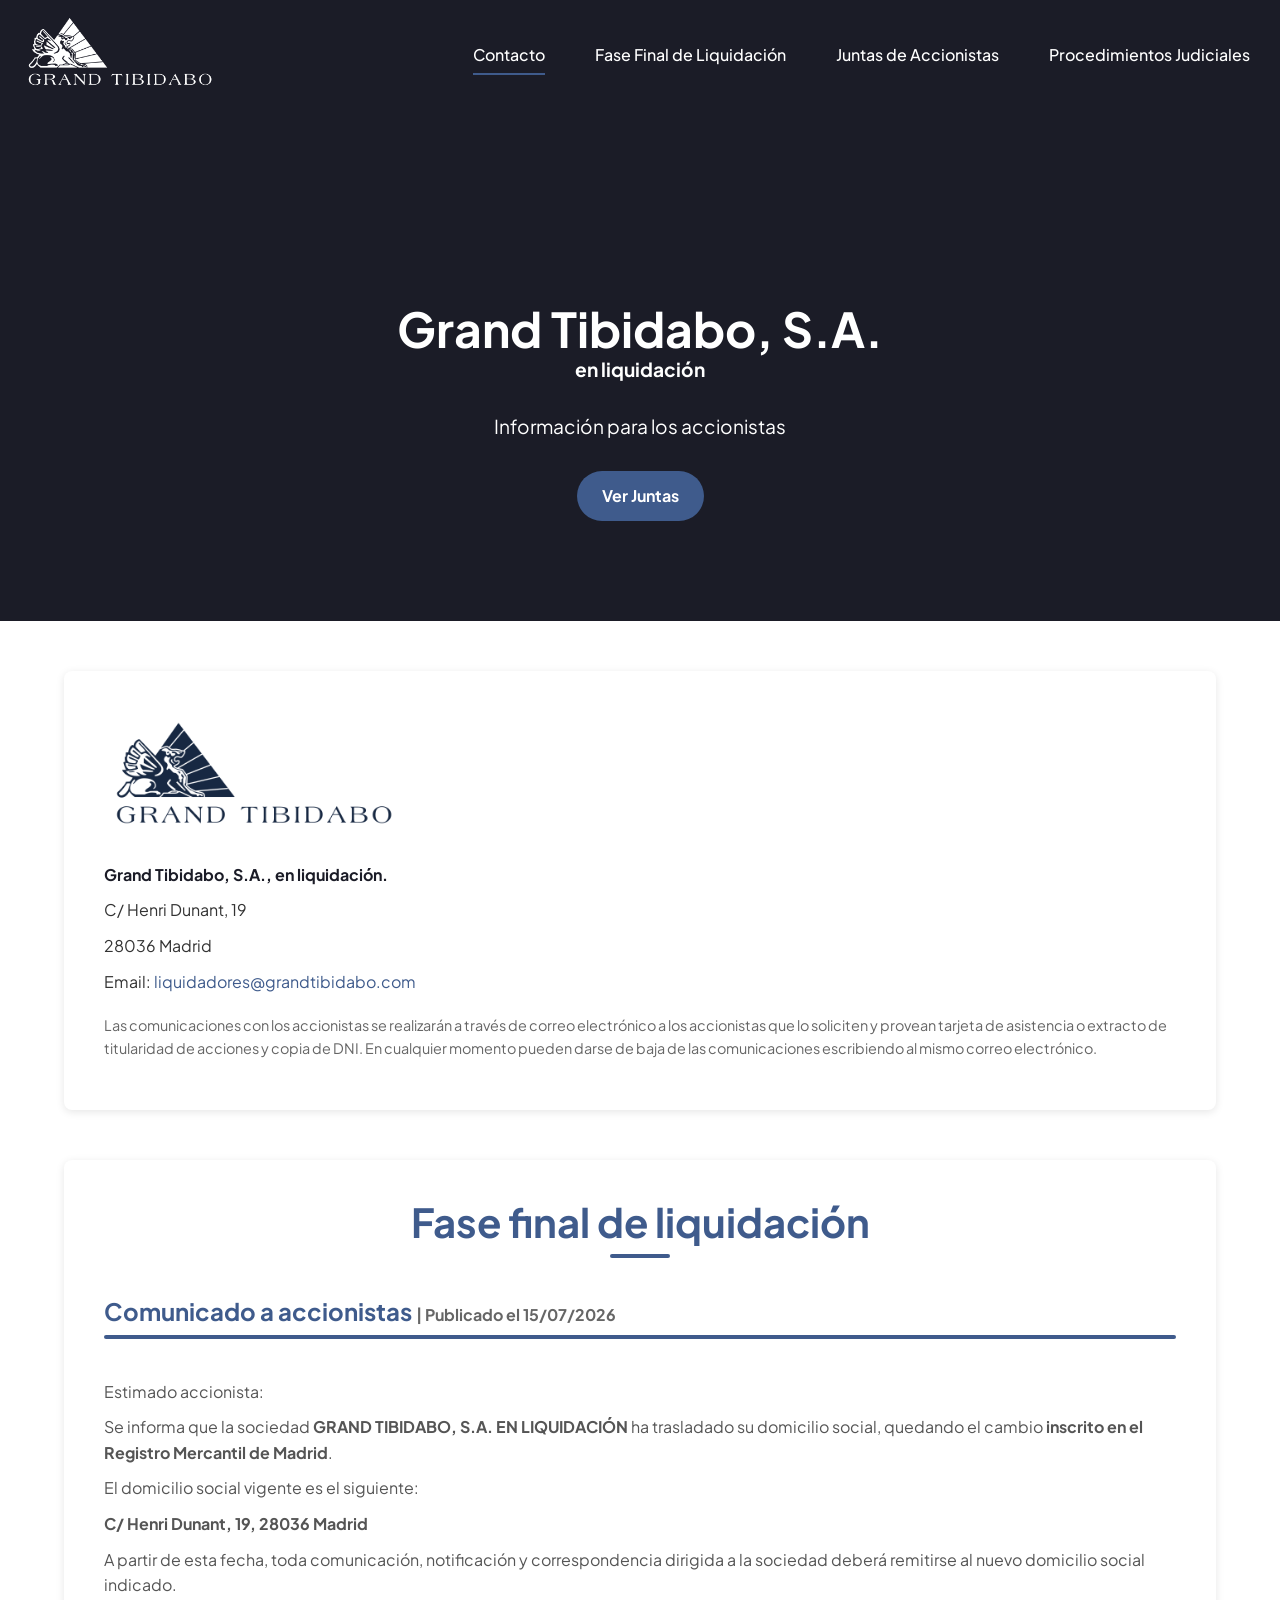
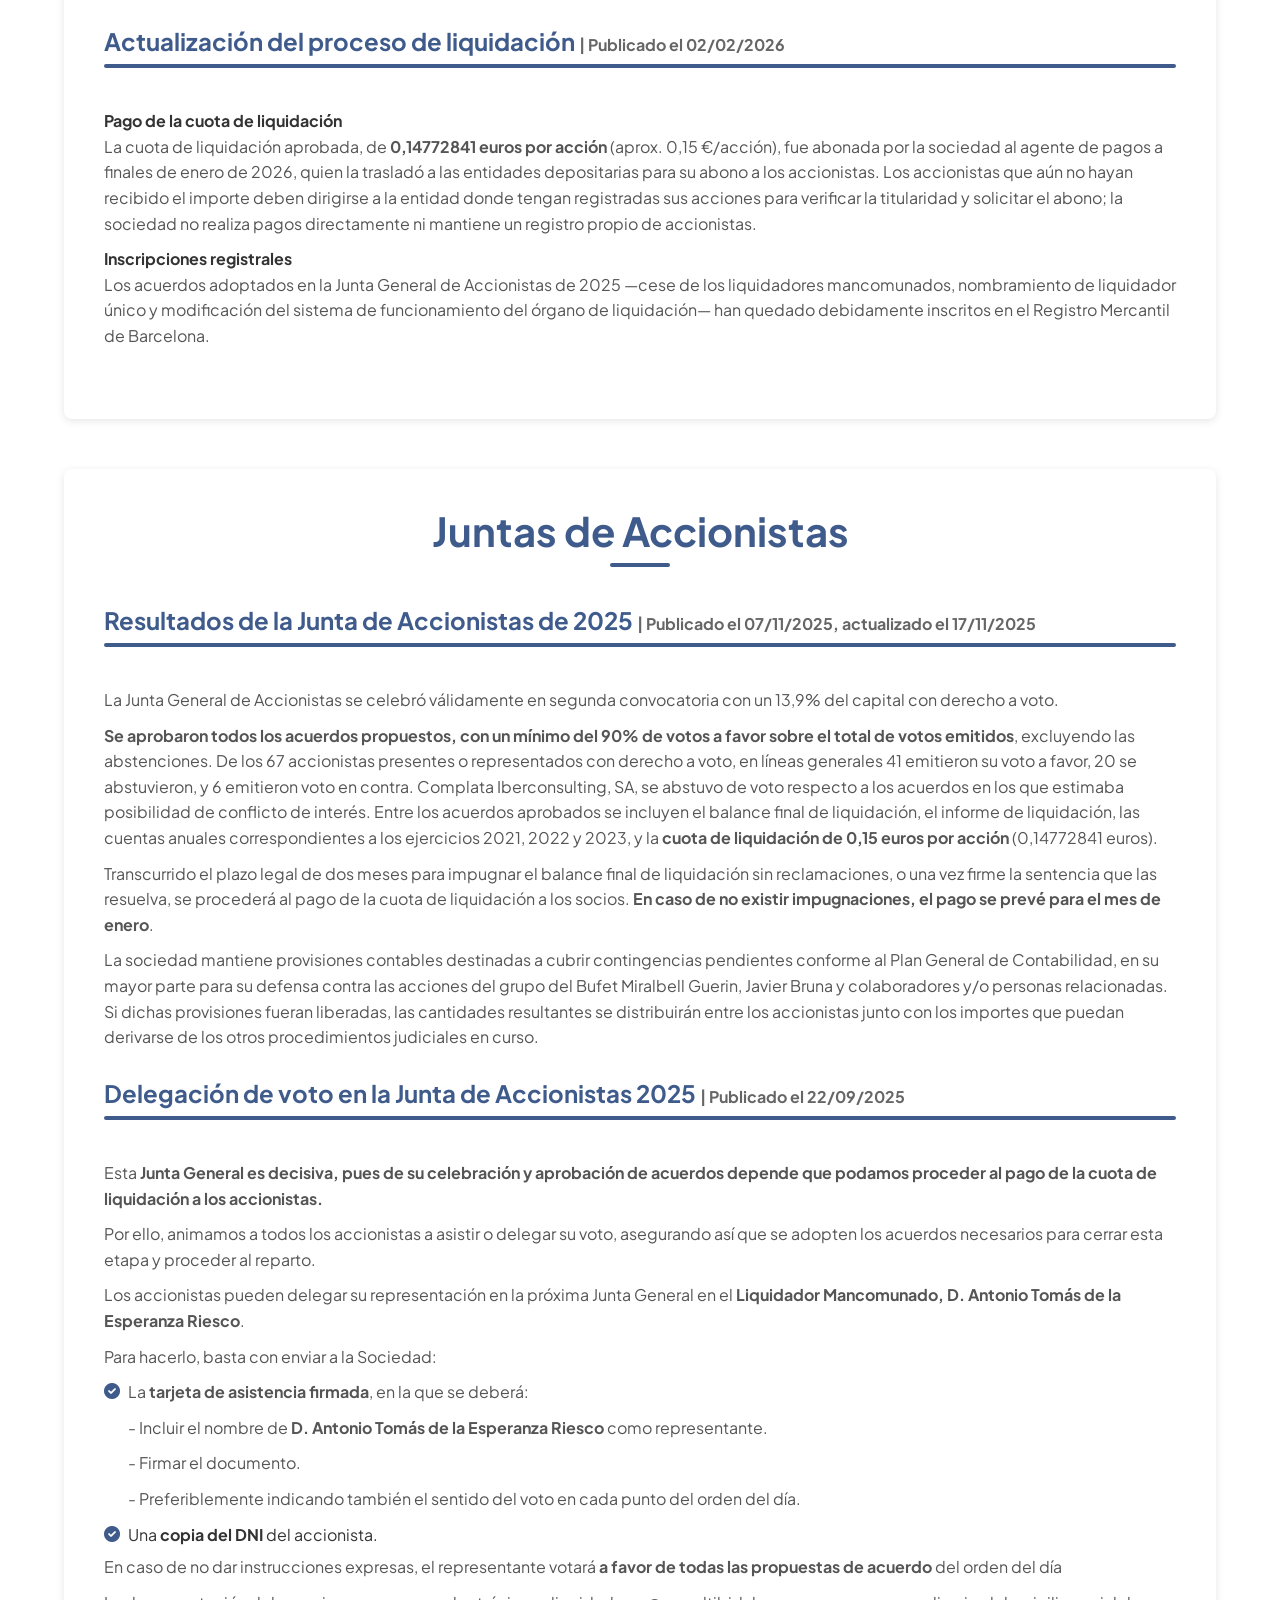
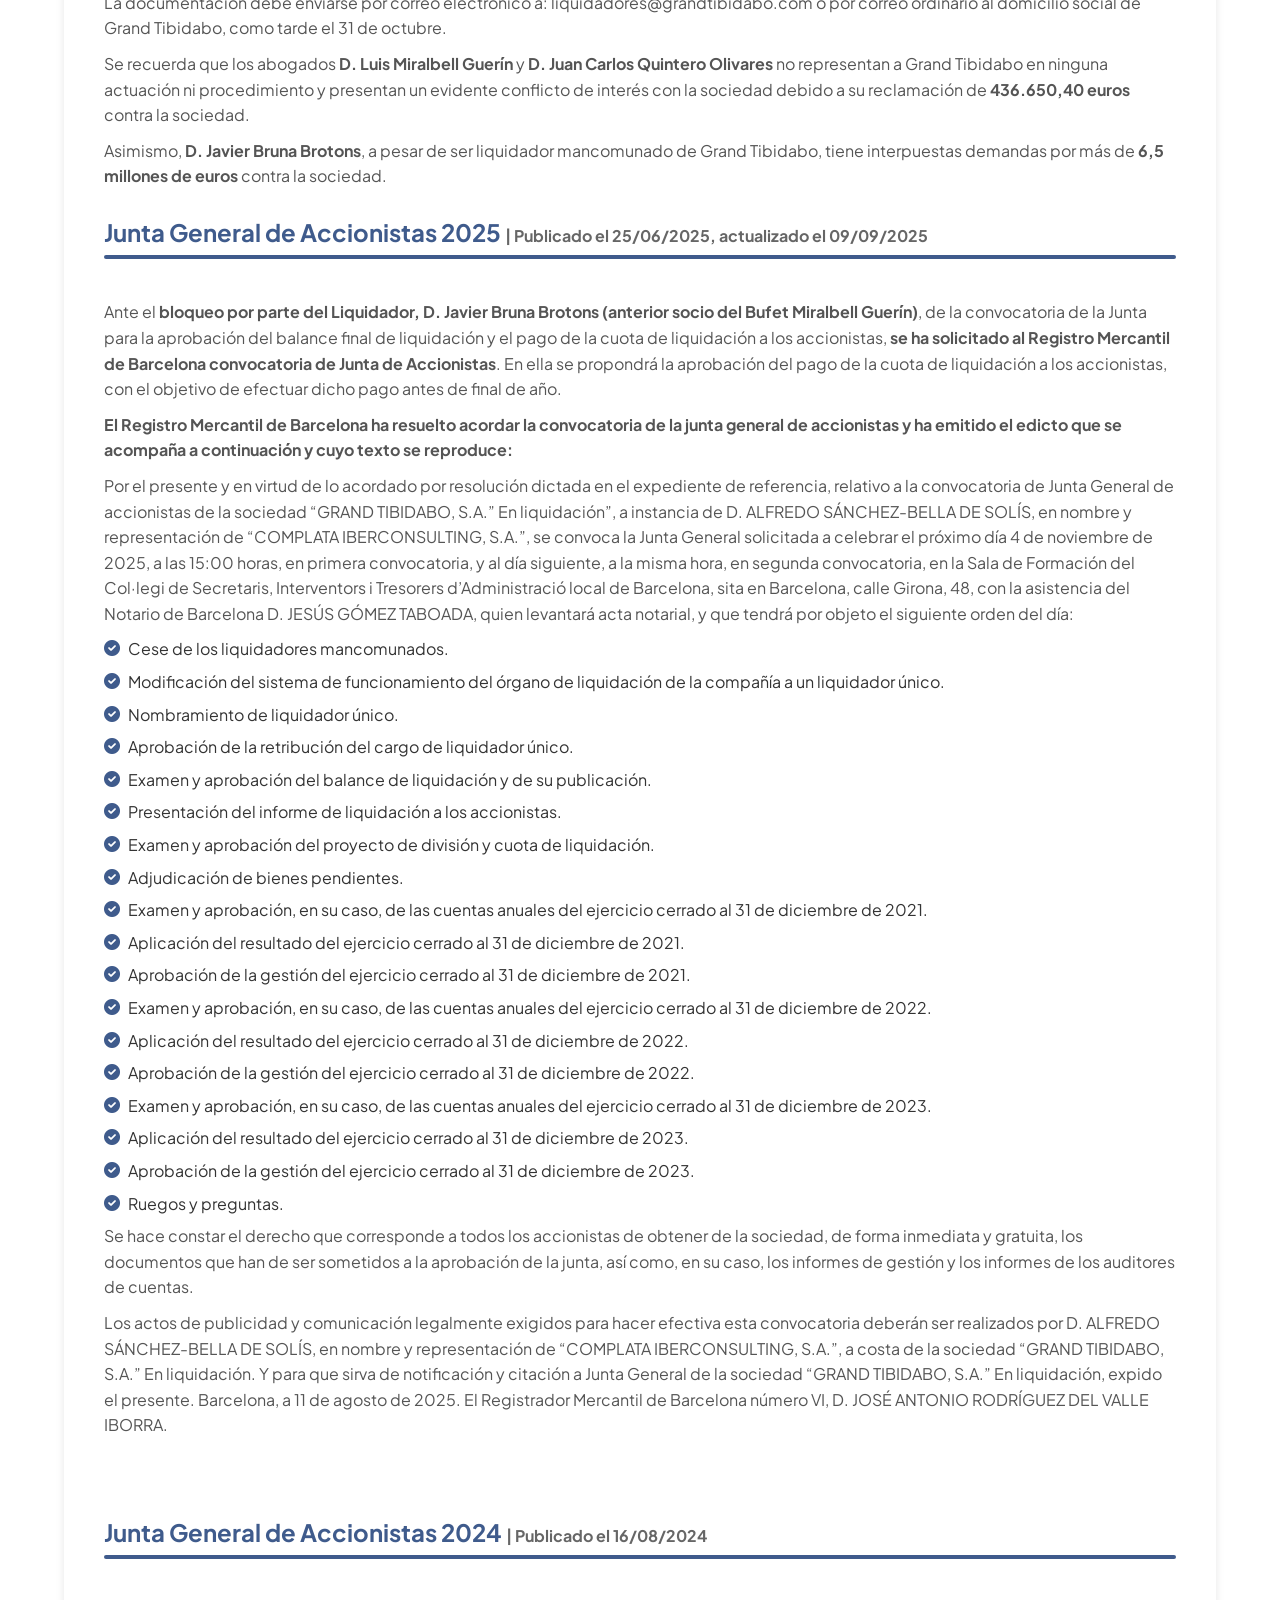
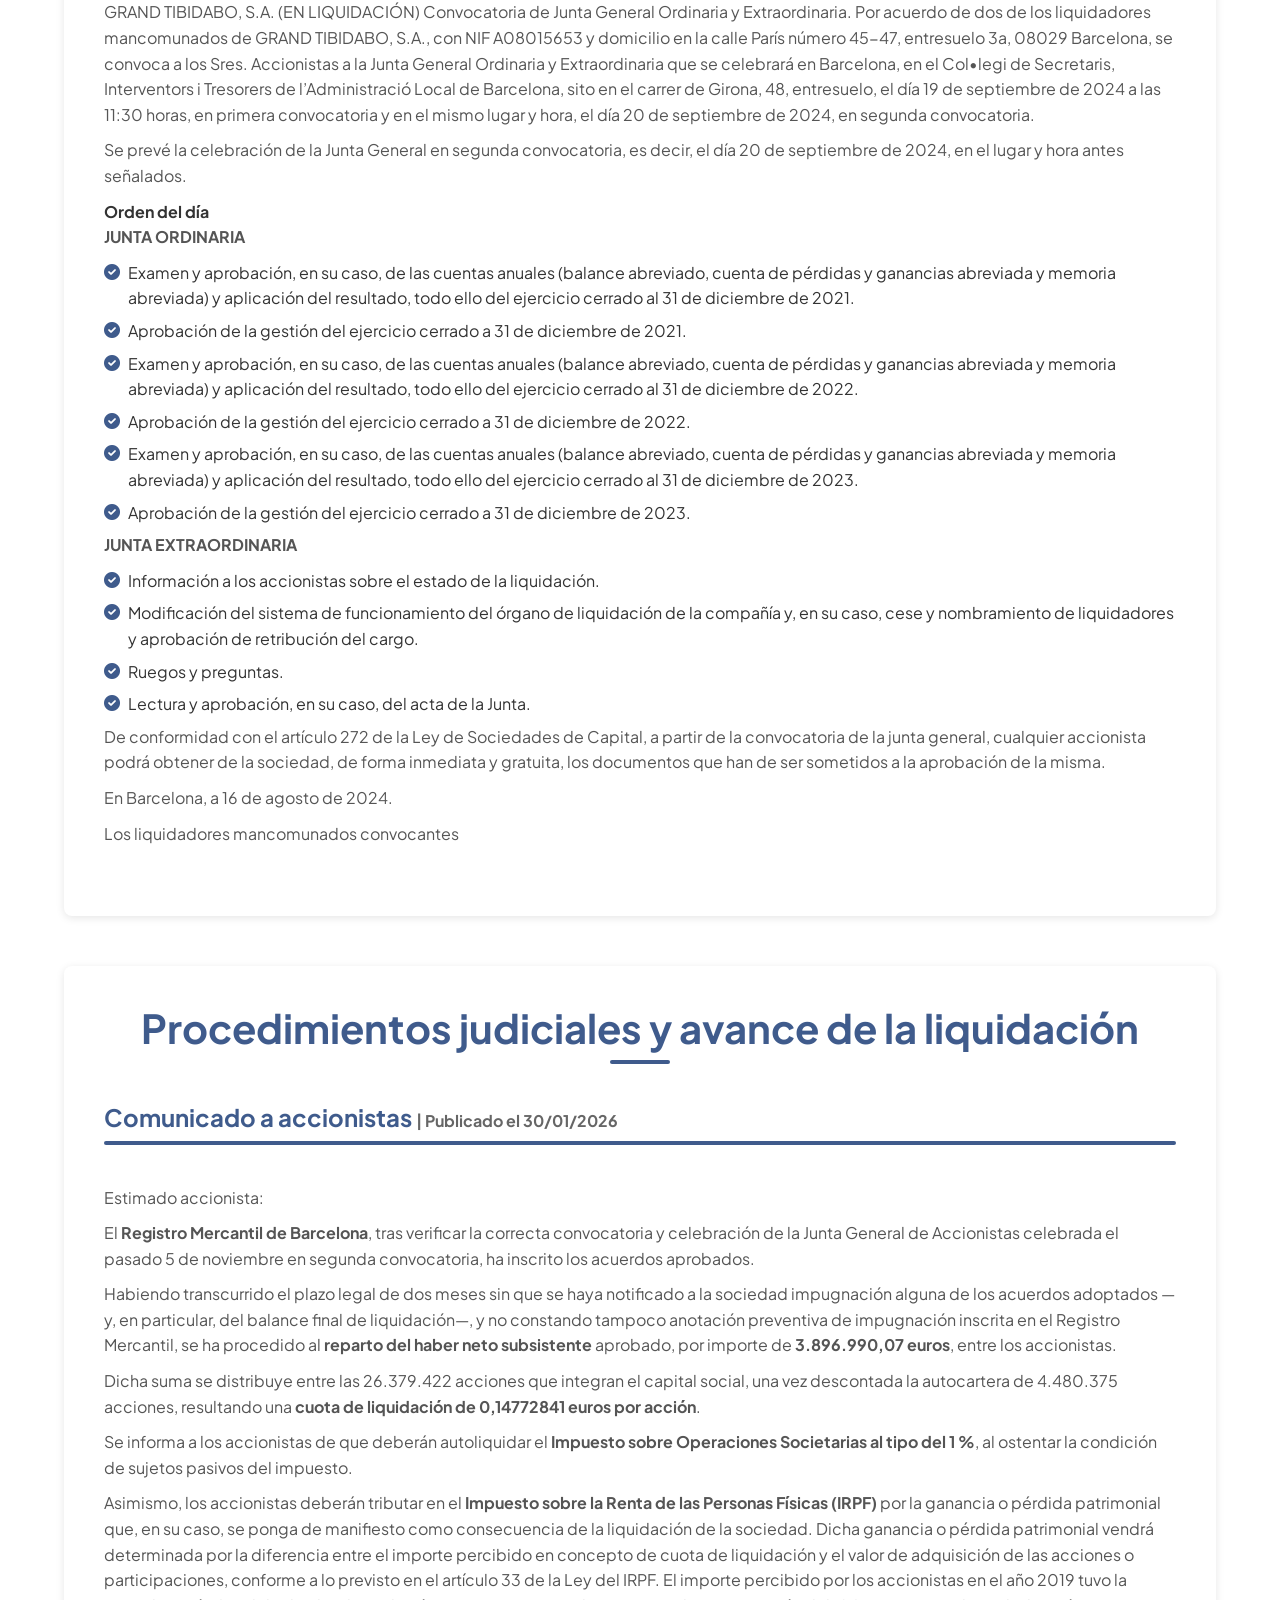
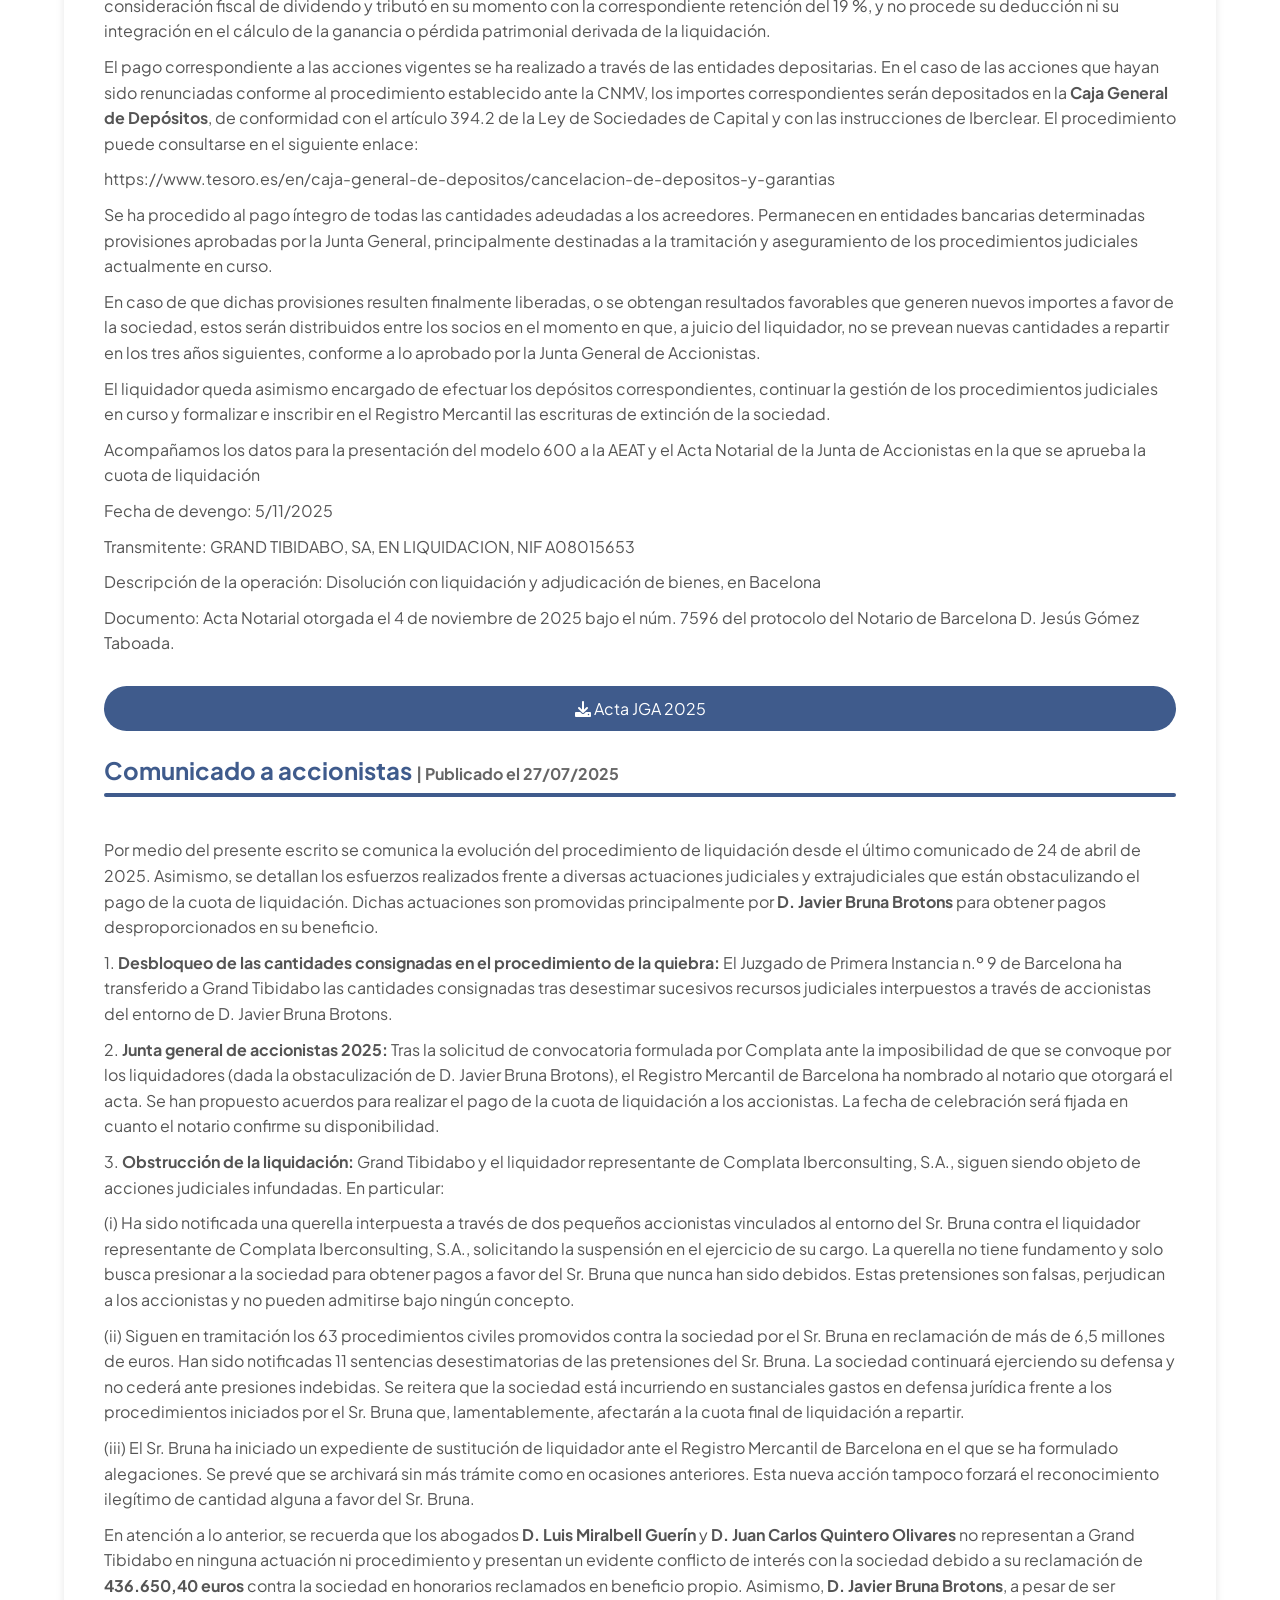
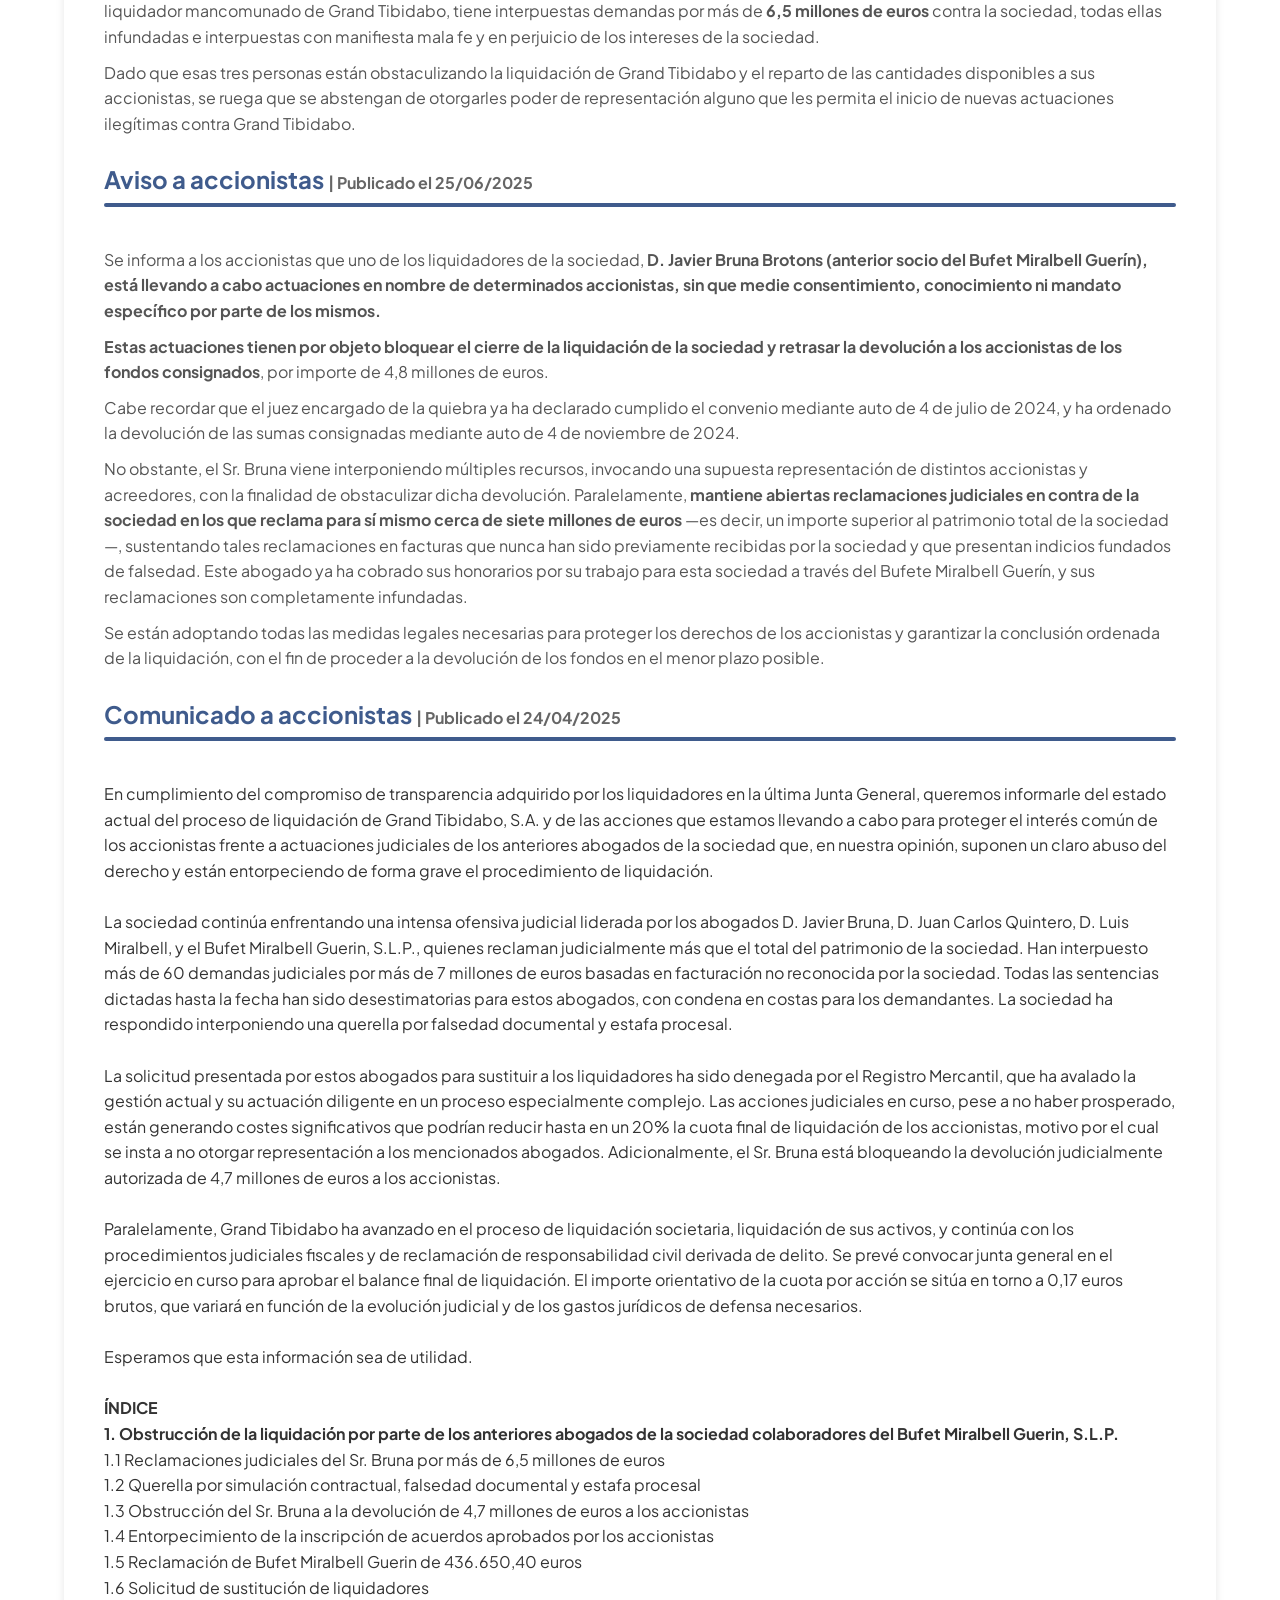
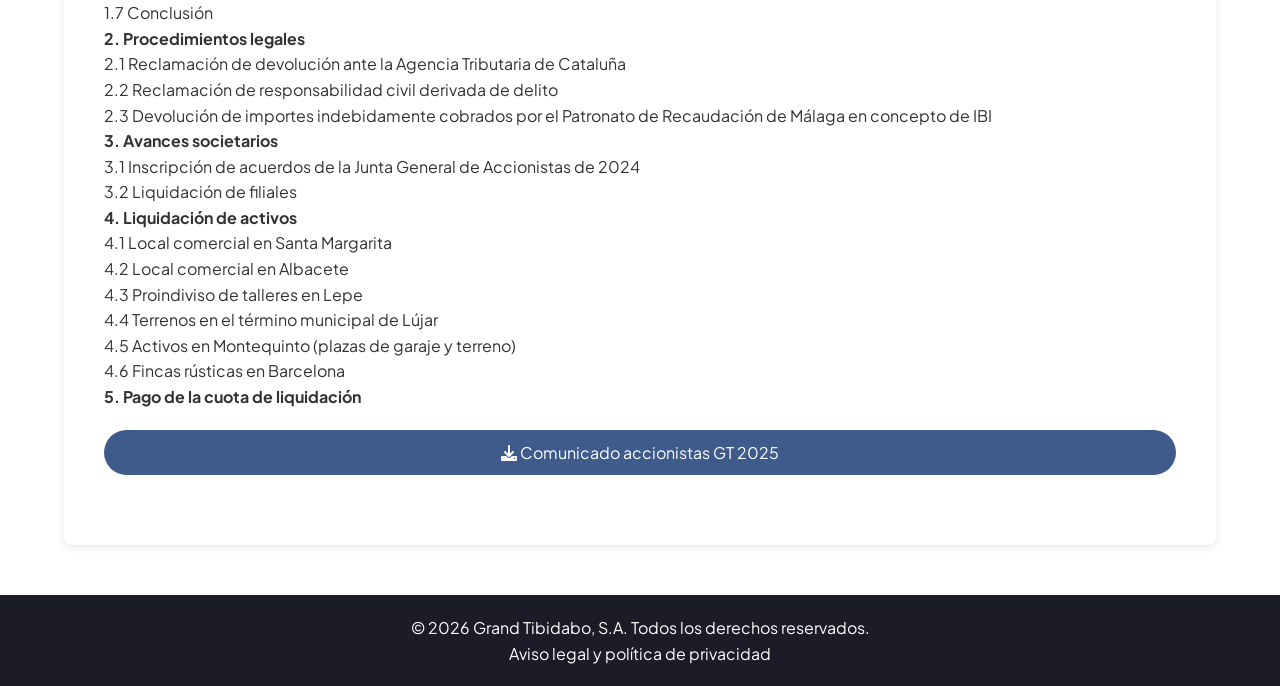
<file: index.html>
<!DOCTYPE html>
<html lang="es">

<head>
    <meta charset="UTF-8">
    <meta name="viewport" content="width=device-width, initial-scale=1.0">
    <title>Grand Tibidabo, S.A.</title>
    <!-- Font Awesome for Icons -->
    <link href="https://cdnjs.cloudflare.com/ajax/libs/font-awesome/6.0.0-beta3/css/all.min.css" rel="stylesheet">
    <link rel="icon" href="images/favicon.png" type="image/x-icon">
    <link rel="stylesheet" href="css/style.css">
    <meta property="og:description" content="Web corporativa inscrita de Grand Tibidabo, S.A.">
<meta property="og:image" content="/images/logo-square-blue-white.png">
<meta property="og:url" content="https://www.grandtibidabo.com/">
<meta property="og:type" content="website">
</head>

<body>

    <!-- Navbar -->
 <nav>
    <div class="container-fluid navbar-container">
        <!-- Left Side: Logo -->
        <a class="navbar-brand" href="index.html">
            <img src="images/logo-gt-white.png" style="width: 200px; height: auto;" alt="Grand Tibidabo Logo" class="img-fluid">
        </a>

        <!-- Right Side: Menu -->
        <div class="nav-menu-container">
            <input type="checkbox" id="nav-toggle" class="nav-toggle">
            <label for="nav-toggle" class="nav-toggle-label">
                <span></span>
            </label>

            <ul class="nav-menu">
                <li><a href="#contacto">Contacto</a></li>
                <li><a href="#fase-final">Fase Final de Liquidación</a></li>
                <li><a href="#juntas">Juntas de Accionistas</a></li>
                <li><a href="#judicial">Procedimientos Judiciales</a></li>
            </ul>
        </div>
    </div>
</nav>
    <!-- Header Section -->
    <header>
        <div class="overlay"></div>
        <div class="content">
            <h1>Grand Tibidabo, S.A.<p>en liquidación</p></h1>
            <p>Información para los accionistas</p>
            <a href="#juntas" class="btn">Ver Juntas</a>
        </div>
    </header>

    <!-- Contacto Section -->
    <section id="contacto">
        <div class="container">
            <img src="images/logo-gt-blue.png" style="width: 300px; height: auto;" alt="Grand Tibidabo Logo" class="img-fluid">
            <p><strong>Grand Tibidabo, S.A., en liquidación.</strong></p>
            <p>C/ Henri Dunant, 19</p>
            <p>28036 Madrid</p>
            <p>Email: <a href="mailto:liquidadores@grandtibidabo.com">liquidadores@grandtibidabo.com</a></p>
            <p class="newsletter">
                Las comunicaciones con los accionistas se realizarán a través de correo electrónico a los accionistas
                que lo soliciten y provean tarjeta de asistencia o extracto de titularidad de acciones y copia de DNI. En cualquier momento pueden darse de baja de las comunicaciones escribiendo al mismo
                correo electrónico.
            </p>
        </div>
    </section>

    <section id="fase-final">
        <div class="container">
            <h2>Fase final de liquidación</h2>

              <div class="judicial">

<h3>Comunicado a accionistas <span class="body-text">| Publicado el 15/07/2026</span></h3>

                  <p>Estimado accionista:</p>

    <p>Se informa que la sociedad <strong>GRAND TIBIDABO, S.A. EN LIQUIDACIÓN</strong> ha trasladado su domicilio social, quedando el cambio <strong>inscrito en el Registro Mercantil de Madrid</strong>.</p>

    <p>El domicilio social vigente es el siguiente:</p>

    <p><strong>C/ Henri Dunant, 19, 28036 Madrid</strong></p>

    <p>A partir de esta fecha, toda comunicación, notificación y correspondencia dirigida a la sociedad deberá remitirse al nuevo domicilio social indicado.</p>

              </div>

              <div class="judicial">

<h3>Actualización del proceso de liquidación <span class="body-text">| Publicado el 02/02/2026</span></h3>

    <h4>Pago de la cuota de liquidación</h4>

    <p>La cuota de liquidación aprobada, de <strong>0,14772841 euros por acción</strong> (aprox. 0,15 €/acción), fue abonada por la sociedad al agente de pagos a finales de enero de 2026, quien la trasladó a las entidades depositarias para su abono a los accionistas. Los accionistas que aún no hayan recibido el importe deben dirigirse a la entidad donde tengan registradas sus acciones para verificar la titularidad y solicitar el abono; la sociedad no realiza pagos directamente ni mantiene un registro propio de accionistas.</p>

    <h4>Inscripciones registrales</h4>

    <p>Los acuerdos adoptados en la Junta General de Accionistas de 2025 —cese de los liquidadores mancomunados, nombramiento de liquidador único y modificación del sistema de funcionamiento del órgano de liquidación— han quedado debidamente inscritos en el Registro Mercantil de Barcelona.</p>

              </div>

        </div>
    </section>

    <!-- Juntas de Accionistas Section -->
    <section id="juntas">
        <div class="container">
            <h2>Juntas de Accionistas</h2>

      <!-- Resultados Junta General de Accionistas 2025 -->
            <div class="junta">
                <h3>Resultados de la Junta de Accionistas de 2025 <span class="body-text">| Publicado el 07/11/2025, actualizado el 17/11/2025</span></h3>

<p>
    La Junta General de Accionistas se celebró válidamente en segunda convocatoria con un 13,9% del capital con derecho a voto.
  </p>

  <p>
    <strong>Se aprobaron todos los acuerdos propuestos, con un mínimo del 90% de votos a favor sobre el total de votos emitidos</strong>, excluyendo las abstenciones. De los 67 accionistas presentes o representados con derecho a voto, en líneas generales
       41 emitieron su voto a favor, 20 se abstuvieron, y 6 emitieron voto en contra. Complata Iberconsulting, SA, se abstuvo de voto respecto a los acuerdos en los que estimaba posibilidad de conflicto de interés.
    Entre los acuerdos aprobados se incluyen el balance final de liquidación, el informe de liquidación, las cuentas anuales correspondientes a los ejercicios 2021, 2022 y 2023, 
    y la <strong>cuota de liquidación de 0,15 euros por acción</strong> (0,14772841 euros).
  </p>

  <p>
    Transcurrido el plazo legal de dos meses para impugnar el balance final de liquidación sin reclamaciones, o una vez firme la sentencia que las resuelva, 
    se procederá al pago de la cuota de liquidación a los socios. <strong>En caso de no existir impugnaciones, el pago se prevé para el mes de enero</strong>.
  </p>

  <p>
    La sociedad mantiene provisiones contables destinadas a cubrir contingencias pendientes conforme al Plan General de Contabilidad, 
    en su mayor parte para su defensa contra las acciones del grupo del Bufet Miralbell Guerin, Javier Bruna y colaboradores y/o personas relacionadas. 
    Si dichas provisiones fueran liberadas, las cantidades resultantes se distribuirán entre los accionistas junto con los importes que puedan derivarse 
    de los otros procedimientos judiciales en curso.
  </p>
                
                </div>


            
      <!-- Junta General de Accionistas 2025 -->
            <div class="junta">
                <h3>Delegación de voto en la Junta de Accionistas 2025 <span class="body-text">| Publicado el 22/09/2025</span></h3>

                    <p>Esta <strong>Junta General es decisiva, pues de su celebración y aprobación de acuerdos depende que podamos proceder al pago de la cuota de liquidación a los accionistas.</strong>
                    
                    </p>
                    <p>
                    Por ello, animamos a todos los accionistas a asistir o delegar su voto, asegurando así que se adopten los acuerdos necesarios para cerrar esta etapa y proceder al reparto.</p>
                    
                    <p>Los accionistas pueden delegar su representación en la próxima Junta General en el 
                    <strong>Liquidador Mancomunado, D. Antonio Tomás de la Esperanza Riesco</strong>.</p>
                    
                    <p>Para hacerlo, basta con enviar a la Sociedad:</p>
                    <ol>
                      <li><p>La <strong>tarjeta de asistencia firmada</strong>, en la que se deberá:</p>
                        <ul>
                          <p>- Incluir el nombre de <strong>D. Antonio Tomás de la Esperanza Riesco</strong> como representante.</p>
                          <p>- Firmar el documento.</p>
                          <p>- Preferiblemente indicando también el sentido del voto en cada punto del orden del día.</p>
                        </ul>
                        
                      </li>
                      <li>Una <strong>copia del DNI</strong> del accionista.</li>
                    </ol>
                    
                    <p>En caso de no dar instrucciones expresas, el representante votará 
                    <strong>a favor de todas las propuestas de acuerdo</strong> del orden del día</p>
                    
                    <p>La documentación debe enviarse por correo electrónico a: 
                    <a href="mailto:liquidadores@grandtibidabo.com">liquidadores@grandtibidabo.com</a> o por correo ordinario al domicilio social de Grand Tibidabo, como tarde el 31 de octubre.</p>

                    <p>Se recuerda que los abogados <strong>D. Luis Miralbell Guerín</strong> y <strong>D. Juan Carlos Quintero Olivares</strong> no representan a Grand Tibidabo en ninguna actuación 
                        ni procedimiento y presentan un evidente conflicto de interés con la sociedad debido a su reclamación de <strong>436.650,40 euros</strong> contra la sociedad.</p>
                       <p> Asimismo, <strong>D. Javier Bruna Brotons</strong>, a pesar de ser liquidador mancomunado de Grand Tibidabo, tiene interpuestas demandas por más de <strong>6,5 millones de euros</strong> contra la sociedad.
                        </p>

                
                </div>
            
      <!-- Junta General de Accionistas 2025 -->
            <div class="junta">
                <h3>Junta General de Accionistas 2025 <span class="body-text">| Publicado el 25/06/2025, actualizado el 09/09/2025</span></h3>
                <p></p>
                <p>
                Ante el <strong>bloqueo por parte del Liquidador, D. Javier Bruna Brotons 
                    (anterior socio del Bufet Miralbell Guerín)</strong>, de la convocatoria de la Junta para la 
                    aprobación del balance final de liquidación y el pago de la cuota de liquidación a los accionistas, 
                    <strong>se ha solicitado al Registro Mercantil de Barcelona convocatoria de Junta de Accionistas</strong>. 
                    En ella se propondrá la aprobación del pago de la cuota de liquidación a los accionistas, 
                    con el objetivo de efectuar dicho pago antes de final de año.
                </p>
                <p>
                  <strong>  El Registro Mercantil de Barcelona ha resuelto acordar la convocatoria de la junta general de accionistas y ha emitido el edicto que se acompaña a continuación y cuyo texto se reproduce:</strong>
                </p>
<p>
Por el presente y en virtud de lo acordado por resolución dictada en el expediente de referencia, relativo a la
convocatoria de Junta General de accionistas de la sociedad “GRAND TIBIDABO, S.A.” En liquidación”, a instancia
de D. ALFREDO SÁNCHEZ-BELLA DE SOLÍS, en nombre y representación de “COMPLATA IBERCONSULTING,
S.A.”, se convoca la Junta General solicitada a celebrar el próximo día 4 de noviembre de 2025, a las 15:00 horas,
en primera convocatoria, y al día siguiente, a la misma hora, en segunda convocatoria, en la Sala de Formación
del Col·legi de Secretaris, Interventors i Tresorers d’Administració local de Barcelona, sita en Barcelona, calle
Girona, 48, con la asistencia del Notario de Barcelona D. JESÚS GÓMEZ TABOADA, quien levantará acta notarial,
y que tendrá por objeto el siguiente orden del día:</p>

<ol>
  <li>Cese de los liquidadores mancomunados.</li>
  <li>Modificación del sistema de funcionamiento del órgano de liquidación de la compañía a un liquidador único.</li>
  <li>Nombramiento de liquidador único.</li>
  <li>Aprobación de la retribución del cargo de liquidador único.</li>
  <li>Examen y aprobación del balance de liquidación y de su publicación.</li>
  <li>Presentación del informe de liquidación a los accionistas.</li>
  <li>Examen y aprobación del proyecto de división y cuota de liquidación.</li>
  <li>Adjudicación de bienes pendientes.</li>
  <li>Examen y aprobación, en su caso, de las cuentas anuales del ejercicio cerrado al 31 de diciembre de 2021.</li>
  <li>Aplicación del resultado del ejercicio cerrado al 31 de diciembre de 2021.</li>
  <li>Aprobación de la gestión del ejercicio cerrado al 31 de diciembre de 2021.</li>
  <li>Examen y aprobación, en su caso, de las cuentas anuales del ejercicio cerrado al 31 de diciembre de 2022.</li>
  <li>Aplicación del resultado del ejercicio cerrado al 31 de diciembre de 2022.</li>
  <li>Aprobación de la gestión del ejercicio cerrado al 31 de diciembre de 2022.</li>
  <li>Examen y aprobación, en su caso, de las cuentas anuales del ejercicio cerrado al 31 de diciembre de 2023.</li>
  <li>Aplicación del resultado del ejercicio cerrado al 31 de diciembre de 2023.</li>
  <li>Aprobación de la gestión del ejercicio cerrado al 31 de diciembre de 2023.</li>
  <li>Ruegos y preguntas.</li>
</ol>

<p>
Se hace constar el derecho que corresponde a todos los accionistas de obtener de la sociedad, de forma inmediata y gratuita, los documentos que han de ser sometidos a la aprobación de la junta, así como, en su caso, los informes de gestión y los informes de los auditores de cuentas.
</p>
<p>Los actos de publicidad y comunicación legalmente exigidos para hacer efectiva esta convocatoria deberán
ser realizados por D. ALFREDO SÁNCHEZ-BELLA DE SOLÍS, en nombre y representación de “COMPLATA
IBERCONSULTING, S.A.”, a costa de la sociedad “GRAND TIBIDABO, S.A.” En liquidación.
Y para que sirva de notificación y citación a Junta General de la sociedad “GRAND TIBIDABO, S.A.” En
liquidación, expido el presente.
Barcelona, a 11 de agosto de 2025. El Registrador Mercantil de Barcelona número VI, D. JOSÉ
ANTONIO RODRÍGUEZ DEL VALLE IBORRA.</p>            
<!--   <div class="documents">
                    <a href="jga/2025jgaresolucionrm.pdf" class="btn" download>
                        <i class="fa fa-download"></i> Resolución del Registro Mercantil de Barcelona acordando la convocatoria de junta general de accionistas.
                    </a>
                    <a href="jga/2025edicto.pdf" class="btn" download>
                        <i class="fa fa-download"></i> Edicto del Registro Mercantil de Barcelona de convocatoria de junta general de accionistas.
                    </a>
-->
   </div>          
            </div>
<br>
            <br>
                    
            <!-- Junta General de Accionistas 2024 -->
            <div class="junta">
                <h3>Junta General de Accionistas 2024 <span class="body-text"> | Publicado el 16/08/2024</span></h3>
                <p>
                    GRAND TIBIDABO, S.A. (EN LIQUIDACIÓN) Convocatoria de Junta General Ordinaria y Extraordinaria. Por
                    acuerdo de dos de los liquidadores mancomunados de GRAND TIBIDABO, S.A., con NIF A08015653 y
                    domicilio
                    en la calle París número 45-47, entresuelo 3a, 08029 Barcelona, se convoca a los Sres. Accionistas a
                    la
                    Junta General Ordinaria y Extraordinaria que se celebrará en Barcelona, en el Col•legi de
                    Secretaris,
                    Interventors i Tresorers de l’Administració Local de Barcelona, sito en el carrer de Girona, 48,
                    entresuelo, el día 19 de septiembre de 2024 a las 11:30 horas, en primera convocatoria y en el mismo
                    lugar y hora, el día 20 de septiembre de 2024, en segunda convocatoria.
                </p>
                <p>
                    Se prevé la celebración de la Junta General en segunda convocatoria, es decir, el día 20 de
                    septiembre
                    de 2024, en el lugar y hora antes señalados.
                </p>

                <h4>Orden del día</h4>
                <p><strong>JUNTA ORDINARIA</strong></p>
                <ol>
                    <li>Examen y aprobación, en su caso, de las cuentas anuales (balance abreviado, cuenta de pérdidas y
                        ganancias abreviada y memoria abreviada) y aplicación del resultado, todo ello del ejercicio
                        cerrado
                        al 31 de diciembre de 2021.</li>
                    <li>Aprobación de la gestión del ejercicio cerrado a 31 de diciembre de 2021.</li>
                    <li>Examen y aprobación, en su caso, de las cuentas anuales (balance abreviado, cuenta de pérdidas y
                        ganancias abreviada y memoria abreviada) y aplicación del resultado, todo ello del ejercicio
                        cerrado
                        al 31 de diciembre de 2022.</li>
                    <li>Aprobación de la gestión del ejercicio cerrado a 31 de diciembre de 2022.</li>
                    <li>Examen y aprobación, en su caso, de las cuentas anuales (balance abreviado, cuenta de pérdidas y
                        ganancias abreviada y memoria abreviada) y aplicación del resultado, todo ello del ejercicio
                        cerrado
                        al 31 de diciembre de 2023.</li>
                    <li>Aprobación de la gestión del ejercicio cerrado a 31 de diciembre de 2023.</li>
                </ol>

                <p><strong>JUNTA EXTRAORDINARIA</strong></p>
                <ol>
                    <li>Información a los accionistas sobre el estado de la liquidación.</li>
                    <li>Modificación del sistema de funcionamiento del órgano de liquidación de la compañía y, en su
                        caso,
                        cese y nombramiento de liquidadores y aprobación de retribución del cargo.</li>
                    <li>Ruegos y preguntas.</li>
                    <li>Lectura y aprobación, en su caso, del acta de la Junta.</li>
                </ol>

                <p>
                    De conformidad con el artículo 272 de la Ley de Sociedades de Capital, a partir de la convocatoria
                    de la
                    junta general, cualquier accionista podrá obtener de la sociedad, de forma inmediata y gratuita, los
                    documentos que han de ser sometidos a la aprobación de la misma.
                </p>

                <p>En Barcelona, a 16 de agosto de 2024.</p>
                <p>Los liquidadores mancomunados convocantes</p>

      <!--          <div class="documents">
                    <a href="ccaa/2021ccaa.pdf" class="btn" download>
                        <i class="fa fa-download"></i> Cuentas Anuales 2021
                    </a>
                    <a href="ccaa/2021memoria.pdf" class="btn" download>
                        <i class="fa fa-download"></i> Memoria Abreviada 2021
                    </a>
                    <a href="ccaa/2022ccaa.pdf" class="btn" download>
                        <i class="fa fa-download"></i> Cuentas Anuales 2022
                    </a>
                    <a href="ccaa/2022memoria.pdf" class="btn" download>
                        <i class="fa fa-download"></i> Memoria Abreviada 2022
                    </a>
                    <a href="ccaa/2023ccaa.pdf" class="btn" download>
                        <i class="fa fa-download"></i> Cuentas Anuales 2023
                    </a>
                    <a href="ccaa/2023memoria.pdf" class="btn" download>
                        <i class="fa fa-download"></i> Memoria Abreviada 2023
                    </a>
                    <a href="jga/2024jgaconvocatoria.pdf" class="btn" download>
                        <i class="fa fa-download"></i> Convocatoria de la Junta
                    </a>
                   </div>

                  <div class="resultado">
                    <a href="jga/2024jgaacta.pdf" class="btn" download>
                        <i class="fa fa-download"></i> Acta de la Junta
                    </a>
                    <a href="jga/2024jgacdoccaa2021.pdf" class="btn" download>
                        <i class="fa fa-download"></i> Certificado aprobación Cuentas Anuales 2021
                    </a>
                                        <a href="jga/2024jgacdoccaa2022.pdf" class="btn" download>
                        <i class="fa fa-download"></i> Certificado aprobación Cuentas Anuales 2022
                                        </a>
                                            <a href="jga/2024jgacdoccaa2023.pdf" class="btn" download>
                        <i class="fa fa-download"></i> Certificado aprobación Cuentas Anuales 2023
                    </a>  
                                            <a href="jga/2024jgacdoceseynombramiento.pdf" class="btn" download>
                        <i class="fa fa-download"></i> Certificado aprobación cese y nombramiento </a>

                </div>

-->
                
            </div>
                </section>
<!--            <div class="junta">
                <h3>.. | 10/10/2024</h3>
                <p>Lorem ipsum dolor sit amet, consectetur adipiscing elit. Nulla vel purus euismod, tincidunt sapien
                    in,
                    commodo urna.</p>
            </div>
        </div>
    </section>
    -->
  
    <section id="judicial">
        <div class="container">
            <h2>Procedimientos judiciales y avance de la liquidación</h2>

              <div class="judicial">

<h3>Comunicado a accionistas <span class="body-text">| Publicado el 30/01/2026</span></h3>

                  <p>Estimado accionista:</p>

    <p>El <strong>Registro Mercantil de Barcelona</strong>, tras verificar la correcta convocatoria y celebración de la Junta General de Accionistas celebrada el pasado 5 de noviembre en segunda convocatoria, ha inscrito los acuerdos aprobados.</p>

    <p>Habiendo transcurrido el plazo legal de dos meses sin que se haya notificado a la sociedad impugnación alguna de los acuerdos adoptados —y, en particular, del balance final de liquidación—, y no constando tampoco anotación preventiva de impugnación inscrita en el Registro Mercantil, se ha procedido al <strong>reparto del haber neto subsistente</strong> aprobado, por importe de <strong>3.896.990,07 euros</strong>, entre los accionistas.</p>

    <p>Dicha suma se distribuye entre las 26.379.422 acciones que integran el capital social, una vez descontada la autocartera de 4.480.375 acciones, resultando una <strong>cuota de liquidación de 0,14772841 euros por acción</strong>.</p>

    <p>Se informa a los accionistas de que deberán autoliquidar el <strong>Impuesto sobre Operaciones Societarias al tipo del 1 %</strong>, al ostentar la condición de sujetos pasivos del impuesto.</p>

    <p>Asimismo, los accionistas deberán tributar en el <strong>Impuesto sobre la Renta de las Personas Físicas (IRPF)</strong> por la ganancia o pérdida patrimonial que, en su caso, se ponga de manifiesto como consecuencia de la liquidación de la sociedad. Dicha ganancia o pérdida patrimonial vendrá determinada por la diferencia entre el importe percibido en concepto de cuota de liquidación y el valor de adquisición de las acciones o participaciones, conforme a lo previsto en el artículo 33 de la Ley del IRPF. El importe percibido por los accionistas en el año 2019 tuvo la consideración fiscal de dividendo y tributó en su momento con la correspondiente retención del 19 %, y no procede su deducción ni su integración en el cálculo de la ganancia o pérdida patrimonial derivada de la liquidación.</p>

    <p>El pago correspondiente a las acciones vigentes se ha realizado a través de las entidades depositarias. En el caso de las acciones que hayan sido renunciadas conforme al procedimiento establecido ante la CNMV, los importes correspondientes serán depositados en la <strong>Caja General de Depósitos</strong>, de conformidad con el artículo 394.2 de la Ley de Sociedades de Capital y con las instrucciones de Iberclear. El procedimiento puede consultarse en el siguiente enlace:</p>
    
    <p><a href="https://www.tesoro.es/en/caja-general-de-depositos/cancelacion-de-depositos-y-garantias" target="_blank">https://www.tesoro.es/en/caja-general-de-depositos/cancelacion-de-depositos-y-garantias</a></p>

    <p>Se ha procedido al pago íntegro de todas las cantidades adeudadas a los acreedores. Permanecen en entidades bancarias determinadas provisiones aprobadas por la Junta General, principalmente destinadas a la tramitación y aseguramiento de los procedimientos judiciales actualmente en curso.</p>

    <p>En caso de que dichas provisiones resulten finalmente liberadas, o se obtengan resultados favorables que generen nuevos importes a favor de la sociedad, estos serán distribuidos entre los socios en el momento en que, a juicio del liquidador, no se prevean nuevas cantidades a repartir en los tres años siguientes, conforme a lo aprobado por la Junta General de Accionistas.</p>

    <p>El liquidador queda asimismo encargado de efectuar los depósitos correspondientes, continuar la gestión de los procedimientos judiciales en curso y formalizar e inscribir en el Registro Mercantil las escrituras de extinción de la sociedad.</p>

    <p>Acompañamos los datos para la presentación del modelo 600 a la AEAT y el Acta Notarial de la Junta de Accionistas en la que se aprueba la cuota de liquidación</p>

<p>Fecha de devengo: 5/11/2025</p>
<p>Transmitente: GRAND TIBIDABO, SA, EN LIQUIDACION, NIF A08015653</p>
<p>Descripción de la operación: Disolución con liquidación y adjudicación de bienes, en Bacelona</p>
<p>Documento: Acta Notarial otorgada el 4 de noviembre de 2025 bajo el núm. 7596 del protocolo del Notario de Barcelona D. Jesús Gómez Taboada.   </p>
</div>
                    <div class="documents">
                    <a href="jga/jga25acta_ex_c.pdf" class="btn" download>
                        <i class="fa fa-download"></i> Acta JGA 2025
                    </a>
                        
                  
              </div>

            <BR>

            
            <div class="judicial">
      
<h3>Comunicado a accionistas <span class="body-text">| Publicado el 27/07/2025</span></h3>

<p>
Por medio del presente escrito se comunica la evolución del procedimiento de liquidación desde el último comunicado de 24 de abril de 2025. Asimismo, se detallan los esfuerzos realizados frente a diversas actuaciones judiciales y extrajudiciales que están obstaculizando el pago de la cuota de liquidación. Dichas actuaciones son promovidas principalmente por <strong>D. Javier Bruna Brotons</strong> para obtener pagos desproporcionados en su beneficio.
</p>

<p>
1. <strong>Desbloqueo de las cantidades consignadas en el procedimiento de la quiebra:</strong>  
El Juzgado de Primera Instancia n.º 9 de Barcelona ha transferido a Grand Tibidabo las cantidades consignadas tras desestimar sucesivos recursos judiciales interpuestos a través de accionistas del entorno de D. Javier Bruna Brotons.
</p>

<p>
2. <strong>Junta general de accionistas 2025:</strong>  
Tras la solicitud de convocatoria formulada por Complata ante la imposibilidad de que se convoque por los liquidadores (dada la obstaculización de D. Javier Bruna Brotons), el Registro Mercantil de Barcelona ha nombrado al notario que otorgará el acta. Se han propuesto acuerdos para realizar el pago de la cuota de liquidación a los accionistas. La fecha de celebración será fijada en cuanto el notario confirme su disponibilidad.
</p>

<p>
3. <strong>Obstrucción de la liquidación:</strong>  
Grand Tibidabo y el liquidador representante de Complata Iberconsulting, S.A., siguen siendo objeto de acciones judiciales infundadas. En particular:
</p>

<p>(i) Ha sido notificada una querella interpuesta a través de dos pequeños accionistas vinculados al entorno del Sr. Bruna contra el liquidador representante de Complata Iberconsulting, S.A., solicitando la suspensión en el ejercicio de su cargo. La querella no tiene fundamento y solo busca presionar a la sociedad para obtener pagos a favor del Sr. Bruna que nunca han sido debidos. Estas pretensiones son falsas, perjudican a los accionistas y no pueden admitirse bajo ningún concepto.</p>

<p>(ii) Siguen en tramitación los 63 procedimientos civiles promovidos contra la sociedad por el Sr. Bruna en reclamación de más de 6,5 millones de euros. Han sido notificadas 11 sentencias desestimatorias de las pretensiones del Sr. Bruna. La sociedad continuará ejerciendo su defensa y no cederá ante presiones indebidas. Se reitera que la sociedad está incurriendo en sustanciales gastos en defensa jurídica frente a los procedimientos iniciados por el Sr. Bruna que, lamentablemente, afectarán a la cuota final de liquidación a repartir.</p>

<p>(iii) El Sr. Bruna ha iniciado un expediente de sustitución de liquidador ante el Registro Mercantil de Barcelona en el que se ha formulado alegaciones. Se prevé que se archivará sin más trámite como en ocasiones anteriores. Esta nueva acción tampoco forzará el reconocimiento ilegítimo de cantidad alguna a favor del Sr. Bruna.</p>

<p>
En atención a lo anterior, se recuerda que los abogados <strong>D. Luis Miralbell Guerín</strong> y <strong>D. Juan Carlos Quintero Olivares</strong> no representan a Grand Tibidabo en ninguna actuación ni procedimiento y presentan un evidente conflicto de interés con la sociedad debido a su reclamación de <strong>436.650,40 euros</strong> contra la sociedad en honorarios reclamados en beneficio propio. Asimismo, <strong>D. Javier Bruna Brotons</strong>, a pesar de ser liquidador mancomunado de Grand Tibidabo, tiene interpuestas demandas por más de <strong>6,5 millones de euros</strong> contra la sociedad, todas ellas infundadas e interpuestas con manifiesta mala fe y en perjuicio de los intereses de la sociedad.
</p>

<p>
Dado que esas tres personas están obstaculizando la liquidación de Grand Tibidabo y el reparto de las cantidades disponibles a sus accionistas, se ruega que se abstengan de otorgarles poder de representación alguno que les permita el inicio de nuevas actuaciones ilegítimas contra Grand Tibidabo.
</p>

            </div>


            <div class="judicial">

      
                <h3>Aviso a accionistas <span class="body-text">| Publicado el 25/06/2025</span></h3>
      
      <p>Se informa a los accionistas que uno de los liquidadores de la sociedad, <strong>D. Javier Bruna Brotons 
          (anterior socio del Bufet Miralbell Guer&iacute;n), est&aacute; llevando a cabo actuaciones en nombre de determinados accionistas, 
          sin que medie consentimiento, conocimiento ni mandato espec&iacute;fico por parte de los mismos.</strong></p>
<p><strong>Estas actuaciones tienen por objeto bloquear el cierre de la liquidaci&oacute;n de la sociedad y retrasar la devoluci&oacute;n a 
    los accionistas de los fondos consignados</strong>, por importe de 4,8 millones de euros.</p>
<p>Cabe recordar que el juez encargado de la quiebra ya ha declarado cumplido el convenio mediante auto de 4 de julio de 2024, 
    y ha ordenado la devoluci&oacute;n de las sumas consignadas mediante auto de 4 de noviembre de 2024.</p>
<p>No obstante, el Sr. Bruna viene interponiendo m&uacute;ltiples recursos, invocando una supuesta representaci&oacute;n 
    de distintos accionistas y acreedores, con la finalidad de obstaculizar dicha devoluci&oacute;n. Paralelamente, <strong>mantiene 
        abiertas reclamaciones judiciales en contra de la sociedad en los que reclama para s&iacute; mismo cerca de siete millones de euros </strong> &mdash;es 
    decir, un importe superior al patrimonio total de la sociedad&mdash;, sustentando tales reclamaciones en facturas que nunca han sido previamente 
    recibidas por la sociedad y que presentan indicios fundados de falsedad. Este abogado ya ha cobrado sus honorarios por su trabajo para esta sociedad a través del Bufete Miralbell Guerín, y sus reclamaciones son completamente infundadas.</p>
<p>Se est&aacute;n adoptando todas las medidas legales necesarias para proteger los derechos de los accionistas y garantizar la conclusi&oacute;n ordenada de la liquidaci&oacute;n, con el fin de proceder a la devoluci&oacute;n de los fondos en el menor plazo posible.</p>

                
            </div>
            
            <div class="judicial">
                <h3>Comunicado a accionistas <span class="body-text">| Publicado el 24/04/2025</span></h3>
<div>En cumplimiento del compromiso de transparencia adquirido por los liquidadores en la &uacute;ltima Junta General, queremos informarle del estado actual del proceso de liquidaci&oacute;n de Grand Tibidabo, S.A. y de las acciones que estamos llevando a cabo para proteger el inter&eacute;s com&uacute;n de los accionistas frente a actuaciones judiciales de los anteriores abogados de la sociedad que, en nuestra opini&oacute;n, suponen un claro abuso del derecho y est&aacute;n entorpeciendo de forma grave el procedimiento de liquidaci&oacute;n.<br /><br />La sociedad contin&uacute;a enfrentando una intensa ofensiva judicial liderada por los abogados D. Javier Bruna, D. Juan Carlos Quintero, D. Luis Miralbell, y el Bufet Miralbell Guerin, S.L.P., quienes reclaman judicialmente m&aacute;s que el total del patrimonio de la sociedad. Han interpuesto m&aacute;s de 60 demandas judiciales por m&aacute;s de 7 millones de euros basadas en facturaci&oacute;n no reconocida por la sociedad. Todas las sentencias dictadas hasta la fecha han sido desestimatorias para estos abogados, con condena en costas para los demandantes. La sociedad ha respondido interponiendo una querella por falsedad documental y estafa procesal.<br /><br />La solicitud presentada por estos abogados para sustituir a los liquidadores ha sido denegada por el Registro Mercantil, que ha avalado la gesti&oacute;n actual y su actuaci&oacute;n diligente en un proceso especialmente complejo. Las acciones judiciales en curso, pese a no haber prosperado, est&aacute;n generando costes significativos que podr&iacute;an reducir hasta en un 20% la cuota final de liquidaci&oacute;n de los accionistas, motivo por el cual se insta a no otorgar representaci&oacute;n a los mencionados abogados. Adicionalmente, el Sr. Bruna est&aacute; bloqueando la devoluci&oacute;n judicialmente autorizada de 4,7 millones de euros a los accionistas.<br /><br />Paralelamente, Grand Tibidabo ha avanzado en el proceso de liquidaci&oacute;n societaria, liquidaci&oacute;n de sus activos, y contin&uacute;a con los procedimientos judiciales fiscales y de reclamaci&oacute;n de responsabilidad civil derivada de delito. Se prev&eacute; convocar junta general en el ejercicio en curso para aprobar el balance final de liquidaci&oacute;n. El importe orientativo de la cuota por acci&oacute;n se sit&uacute;a en torno a 0,17 euros brutos, que variar&aacute; en funci&oacute;n de la evoluci&oacute;n judicial y de los gastos jur&iacute;dicos de defensa necesarios.<br /><br />Esperamos que esta informaci&oacute;n sea de utilidad.</div>

<div>
<div>&nbsp;</div>
<div>
<div><strong>&Iacute;NDICE</strong></div>
<div><strong>1. Obstrucci&oacute;n de la liquidaci&oacute;n por parte de los anteriores abogados de la sociedad colaboradores del Bufet Miralbell Guerin, S.L.P.<br /></strong>1.1 Reclamaciones judiciales del Sr. Bruna por m&aacute;s de 6,5 millones de euros<br />1.2 Querella por simulaci&oacute;n contractual, falsedad documental y estafa procesal<br />1.3 Obstrucci&oacute;n del Sr. Bruna a la devoluci&oacute;n de 4,7 millones de euros a los accionistas<br />1.4 Entorpecimiento de la inscripci&oacute;n de acuerdos aprobados por los accionistas<br />1.5 Reclamaci&oacute;n de Bufet Miralbell Guerin de 436.650,40 euros<br />1.6 Solicitud de sustituci&oacute;n de liquidadores<br />1.7 Conclusi&oacute;n<br /><strong>2. Procedimientos legales<br /></strong>2.1 Reclamaci&oacute;n de devoluci&oacute;n ante la Agencia Tributaria de Catalu&ntilde;a<br />2.2 Reclamaci&oacute;n de responsabilidad civil derivada de delito<br />2.3 Devoluci&oacute;n de importes indebidamente cobrados por el Patronato de Recaudaci&oacute;n de M&aacute;laga en concepto de IBI<br /><strong>3. Avances societarios<br /></strong>3.1 Inscripci&oacute;n de acuerdos de la Junta General de Accionistas de 2024<br />3.2 Liquidaci&oacute;n de filiales<br /><strong>4. Liquidaci&oacute;n de activos<br /></strong>4.1 Local comercial en Santa Margarita<br />4.2 Local comercial en Albacete<br />4.3 Proindiviso de talleres en Lepe<br />4.4 Terrenos en el t&eacute;rmino municipal de L&uacute;jar<br />4.5 Activos en Montequinto (plazas de garaje y terreno)<br />4.6 Fincas r&uacute;sticas en Barcelona<br /><strong>5. Pago de la cuota de liquidaci&oacute;n</strong></div>
</div>
</div>
                <div class="documents"> <a href="jga/20250424comunicadoaccionistas.pdf" class="btn" download>
                        <i class="fa fa-download"></i> Comunicado accionistas GT 2025
                    </a>
                </div>
            </div>


        </div>
    </section>

    <!-- Footer -->
    <footer>
        <p>© <span id="year"></span> Grand Tibidabo, S.A. Todos los derechos reservados.</p>
          <p>  <a href="https://www.grandtibidabo.com/avisolegal.html">Aviso legal y política de privacidad</a>
                                </p>
    </footer>

    <script src="js/script.js"></script>
</body>

</html>
</file>
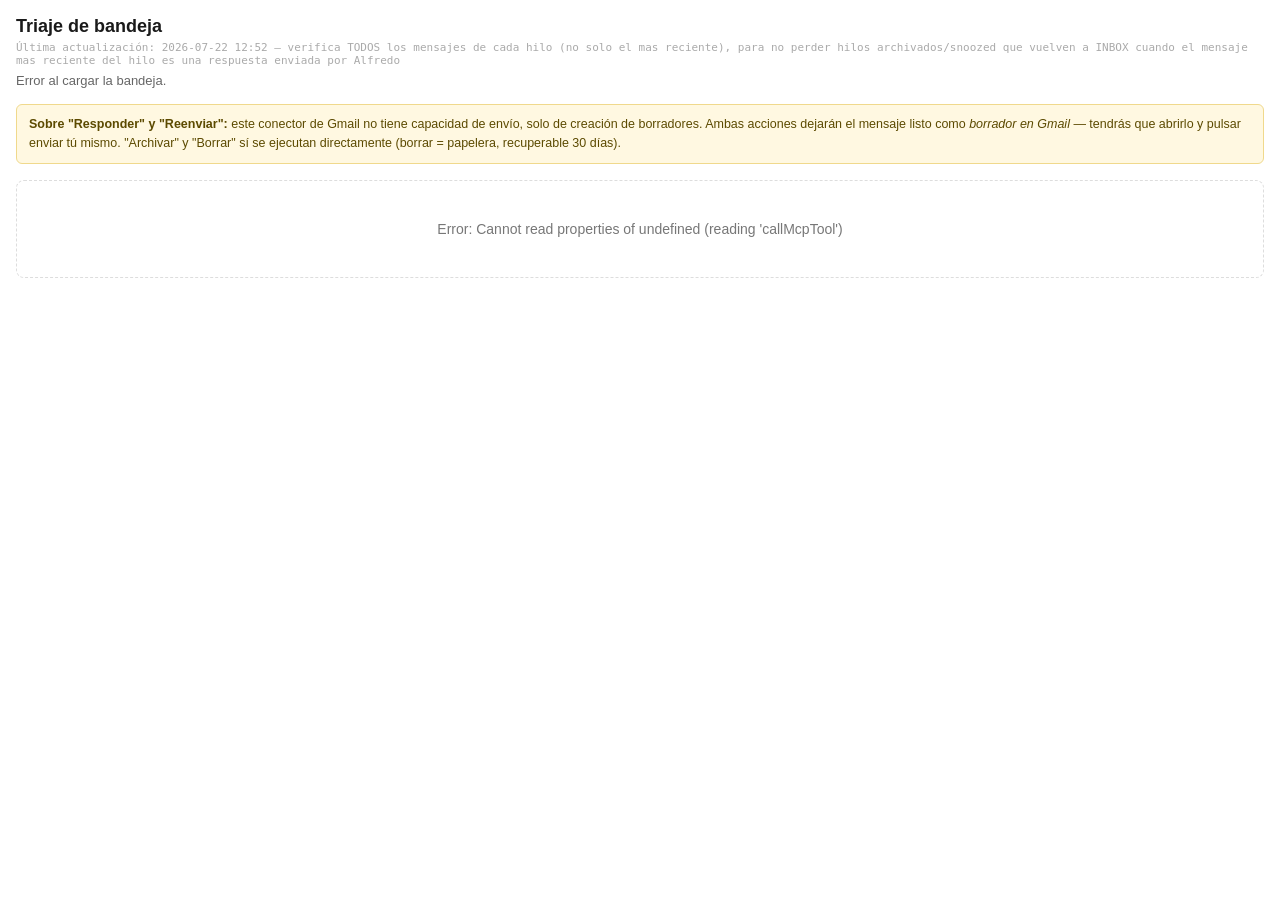
<file: skills/productivity/alfmail/plugins/alfmail-triage-plugin/skills/email-triage/assets/triage-inbox.html>
<!DOCTYPE html>
<html lang="es">
<head>
<meta charset="utf-8" />
<title>Triaje de bandeja</title>
<style>
  :root { color-scheme: light; }
  * { box-sizing: border-box; }
  body { margin:0; padding:16px; background:#ffffff; color:#1a1a1a; font-family: Arial, Helvetica, sans-serif; font-size:14px; }
  h1 { font-size:18px; font-weight:600; margin:0 0 4px; }
  .sub { color:#666; font-size:13px; margin:0 0 16px; }
  .version { color:#aaa; font-size:11px; font-family:'SFMono-Regular',Consolas,monospace; margin:0 0 6px; }
  .toolbar { display:flex; gap:8px; align-items:center; margin-bottom:16px; flex-wrap:wrap; }
  button { font-family:inherit; font-size:13px; padding:7px 12px; border-radius:6px; border:1px solid #ccc; background:#fff; cursor:pointer; }
  button:hover { background:#f5f5f5; }
  button.primary { background:#1a1a1a; color:#fff; border-color:#1a1a1a; }
  button.primary:hover { background:#333; }
  button.danger { border-color:#c0392b; color:#c0392b; }
  button:disabled { opacity:0.5; cursor:not-allowed; }
  .note { background:#fff8e1; border:1px solid #f0d98c; border-radius:6px; padding:10px 12px; font-size:12.5px; color:#5c4a00; margin-bottom:16px; line-height:1.5; }
  .empty { padding:40px 16px; text-align:center; color:#777; border:1px dashed #ddd; border-radius:8px; }
  table.rows { width:100%; border-collapse: collapse; }
  table.rows > tbody > tr { border-top:1px solid #e5e5e5; }
  td.colA { width:48%; vertical-align:top; padding:14px 12px 14px 0; }
  td.colB { width:52%; vertical-align:top; padding:14px 0 14px 12px; border-left:1px solid #e5e5e5; }
  .subject { font-weight:600; font-size:14px; margin:0 0 2px; }
  .meta { font-size:12px; color:#777; margin:0 0 8px; }
  .resumen { font-size:13px; margin:0 0 8px; line-height:1.5; }
  .ver-completo { font-size:11.5px; padding:3px 8px; margin:0 0 8px; }
  .full-body { display:none; white-space:pre-wrap; font-size:12.5px; line-height:1.5; color:#333; background:#fafafa; border:1px solid #e5e5e5; border-radius:6px; padding:8px 10px; margin:0 0 10px; max-height:360px; overflow-y:auto; }
  .full-body.show { display:block; }
  .pasos-label { font-size:11px; text-transform:uppercase; letter-spacing:0.03em; color:#888; margin:0 0 4px; }
  .pasos { font-size:13px; margin:0 0 10px; padding-left:18px; line-height:1.5; }
  .pasos.ninguna { color:#888; font-style:italic; padding-left:0; list-style:none; }
  .actions { display:flex; gap:6px; flex-wrap:wrap; margin-bottom:6px; }
  .actions button { padding:5px 10px; font-size:12px; }
  .actions button.sel { background:#1a1a1a; color:#fff; border-color:#1a1a1a; }
  .actions button.sel.borrar { background:#c0392b; border-color:#c0392b; }
  .actions button.sel.reenviar { background:#0f6e56; border-color:#0f6e56; }
  .actions button.sel.responder { background:#185fa5; border-color:#185fa5; }
  select.fwdprefix { font-size:12px; padding:4px 6px; margin-left:4px; }
  label.small { font-size:11px; text-transform:uppercase; letter-spacing:0.03em; color:#888; display:block; margin:8px 0 3px; }
  textarea { width:100%; font-family:inherit; font-size:13px; border:1px solid #ccc; border-radius:6px; padding:8px; resize:vertical; }
  textarea.draft { min-height:120px; line-height:1.5; }
  textarea.instr { min-height:44px; }
  .regen { font-size:11.5px; padding:4px 8px; margin-top:4px; }
  .status { font-size:12px; margin-top:6px; padding:4px 8px; border-radius:4px; }
  .status.ok { background:#e8f5e9; color:#256029; }
  .status.err { background:#fdecea; color:#a83232; }
  .status.skip { background:#f2f2f2; color:#777; }
  .execbar { display:flex; justify-content:flex-end; gap:8px; margin-top:18px; padding-top:14px; border-top:1px solid #e5e5e5; }
  .loading { padding:30px; text-align:center; color:#888; }
  .spinner { display:inline-block; width:16px; height:16px; border:2px solid #ccc; border-top-color:#1a1a1a; border-radius:50%; animation:spin 0.8s linear infinite; vertical-align:-3px; margin-right:8px; }
  @keyframes spin { to { transform: rotate(360deg); } }
</style>
</head>
<body>

<h2 class="sr-only" style="position:absolute;left:-9999px;">Triaje de bandeja de entrada de Gmail: tabla con resumen de cada correo verificado en la bandeja y acciones en bloque (archivar, responder, borrar, reenviar)</h2>

<h1>Triaje de bandeja</h1>
<p class="version" id="versionTag"></p>
<p class="sub" id="subtitle">Cargando y verificando correo por correo…</p>

<div class="note">
  <strong>Sobre "Responder" y "Reenviar":</strong> este conector de Gmail no tiene capacidad de envío, solo de creación de borradores. Ambas acciones dejarán el mensaje listo como <em>borrador en Gmail</em> — tendrás que abrirlo y pulsar enviar tú mismo. "Archivar" y "Borrar" sí se ejecutan directamente (borrar = papelera, recuperable 30 días).
</div>

<div id="content">
  <div class="loading"><span class="spinner"></span>Verificando bandeja de entrada…</div>
</div>

<script>
async function callTool(name, args, attempt) {
  attempt = attempt || 0;
  const r = await window.cowork.callMcpTool(name, args || {});
  if (r.isError) {
    const msg = (r.content && r.content[0] && r.content[0].text) || 'error';
    if (/rate limit/i.test(msg) && attempt < 3) {
      await new Promise(res => setTimeout(res, 800 * Math.pow(2, attempt)));
      return callTool(name, args, attempt + 1);
    }
    throw new Error(msg);
  }
  return r.structuredContent ?? JSON.parse(r.content[0].text);
}

/*
  GMAIL_MCP_PREFIX_PLACEHOLDER must be substituted with the currently-connected
  Gmail MCP server prefix (e.g. "mcp__<connector-instance-id>__") before this
  template is handed to mcp__cowork__create_artifact. That id is tied to the
  specific Gmail connector instance and can change if Alfredo reconnects the
  connector, so it must never be hardcoded permanently in this checked-in file
  -- resolve it fresh each time from the live tool list (see SKILL.md Step 3).
*/
const GMAIL = 'GMAIL_MCP_PREFIX_PLACEHOLDER';
const MAX_ROWS = 20;

/*
  Project context for Grand Tibidabo threads (Gmail label `GT`).
  Before handing this template to create_artifact, replace this ENTIRE line
  with:  const GT_CONTEXT = <JSON.stringify of skills/email-triage/references/grand-tibidabo.md>;
  (JSON.stringify handles the newlines/quotes). If the reference file is
  missing or still an empty template, leave the placeholder as-is -- the
  guard below treats an unsubstituted placeholder as "no context".
*/
const GT_CONTEXT = 'PROJECT_CONTEXT_GT_PLACEHOLDER';
// Unsubstituted or blank -> no context available; prompts stay as before.
const GT_CONTEXT_OK = GT_CONTEXT && GT_CONTEXT.indexOf('PROJECT_CONTEXT_GT') === -1;

// Update this whenever this file (or the injected GT_CONTEXT) changes, to the
// date/time and a short comment of that change/commit -- format
// "YYYY-MM-DD HH:MM — comentario breve". This makes it obvious in the visible
// badge whether an open/cached copy is stale vs. the last pushed version.
const TEMPLATE_VERSION = '2026-07-22 12:52 — verifica TODOS los mensajes de cada hilo (no solo el mas reciente), para no perder hilos archivados/snoozed que vuelven a INBOX cuando el mensaje mas reciente del hilo es una respuesta enviada por Alfredo';
document.getElementById('versionTag').textContent = 'Última actualización: ' + TEMPLATE_VERSION;

let rows = [];

function stripHtml(s) {
  if (!s) return '';
  return s.replace(/<[^>]+>/g, ' ').replace(/&nbsp;/g,' ').replace(/&amp;/g,'&').replace(/&quot;/g,'"').replace(/\s+/g,' ').trim();
}

function stateKey(id) { return 'triage_state_' + id; }
function saveRowState(row) {
  try {
    localStorage.setItem(stateKey(row.messageId), JSON.stringify({
      action: row.action, forwardPrefix: row.forwardPrefix, draftText: row.draftText, instructions: row.instructions
    }));
  } catch(e) {}
}
function loadRowState(id) {
  try {
    const s = localStorage.getItem(stateKey(id));
    return s ? JSON.parse(s) : null;
  } catch(e) { return null; }
}

// Gmail user labels appear in labelIds as opaque ids (Label_123...), not
// names -- only system labels (INBOX, TRASH...) go by name. Resolve the `GT`
// label's id once per load so rows can be matched against it.
let _gtLabelId = null;
async function resolverEtiquetaGT() {
  if (!GT_CONTEXT_OK) return; // sin contexto no hace falta ni resolverla
  try {
    const res = await callTool(GMAIL + 'list_labels', {});
    const labels = res.labels || res || [];
    const gt = (Array.isArray(labels) ? labels : []).find(l => (l.name || '') === 'GT');
    if (gt) _gtLabelId = gt.id;
  } catch(e) { /* sin lista de etiquetas: los correos GT no llevaran contexto */ }
}
function esCorreoGT(labelIds) {
  const ids = labelIds || [];
  return ids.includes('GT') || (_gtLabelId && ids.includes(_gtLabelId));
}

async function loadInbox() {
  const search = await callTool(GMAIL + 'search_threads', { query: 'in:inbox -label:Claude-Inbox', view: 'THREAD_VIEW_MINIMAL', pageSize: 50 });
  const threads = search.threads || [];

  // Verify every message in every thread, not just the chronologically last
  // one. The thread's most recent message is not always the one currently
  // carrying INBOX: e.g. Alfredo replies (his own sent message, never
  // INBOX) and then snoozes the thread -- when the snooze expires, INBOX is
  // restored on the original received message, which is now older than his
  // reply. Same thing when a thread is manually archived and later comes
  // back to the inbox. Checking only the apparent-latest message missed
  // these cases and dropped threads that are genuinely back in the inbox.
  const allCandidates = [];
  for (const t of threads) {
    for (const m of (t.messages || [])) {
      allCandidates.push({ threadId: t.id, messageId: m.id, date: m.date });
    }
  }

  const concurrency = 5;
  const verifiedMsgs = [];
  for (let i = 0; i < allCandidates.length; i += concurrency) {
    const batch = allCandidates.slice(i, i + concurrency);
    const results = await Promise.all(batch.map(async c => {
      try {
        const meta = await callTool(GMAIL + 'get_message', { messageId: c.messageId, messageFormat: 'METADATA_ONLY' });
        // labelIds viaja con la fila: ademas de verificar INBOX aqui, decide
        // mas adelante si el correo lleva la etiqueta GT (contexto de proyecto).
        if ((meta.labelIds || []).includes('INBOX')) return { ...c, labelIds: meta.labelIds };
      } catch(e) {}
      return null;
    }));
    results.forEach(r => { if (r) verifiedMsgs.push(r); });
  }

  // One row per thread: represented by its most recent currently-INBOX
  // message (which, per the above, may not be the thread's overall latest
  // message).
  const byThread = new Map();
  for (const m of verifiedMsgs) {
    const prev = byThread.get(m.threadId);
    if (!prev || new Date(m.date) > new Date(prev.date)) byThread.set(m.threadId, m);
  }
  const verified = Array.from(byThread.values()).sort((a, b) => new Date(b.date) - new Date(a.date));
  const finalList = verified.slice(0, MAX_ROWS);

  const full = [];
  for (let i = 0; i < finalList.length; i += concurrency) {
    const batch = finalList.slice(i, i + concurrency);
    const results = await Promise.all(batch.map(async c => {
      try {
        const msg = await callTool(GMAIL + 'get_message', { messageId: c.messageId, messageFormat: 'FULL_CONTENT' });
        return { ...c, msg };
      } catch(e) { return null; }
    }));
    results.forEach(r => { if (r) full.push(r); });
  }
  return full;
}

function fromHeader(msg) {
  const s = msg.sender || '';
  const m = s.match(/<([^>]+)>/);
  return m ? m[1] : s;
}

// Summarizes several emails in a single askClaude call instead of one call
// per email -- the initial load can have up to MAX_ROWS emails, and each was
// previously a separate Artifact-MCP round trip.
async function summarizeBatch(items) {
  const bodies = items.map(item => stripHtml(item.msg.plaintextBody || item.msg.htmlBody || item.msg.snippet || '').slice(0, 2000));
  const algunoGT = GT_CONTEXT_OK && items.some(item => esCorreoGT(item.labelIds));
  const parts = items.map((item, i) => '### Correo ' + (i + 1) +
    (GT_CONTEXT_OK && esCorreoGT(item.labelIds) ? ' [GT]' : '') +
    '\nAsunto: ' + (item.msg.subject || '') + '\nRemitente: ' + (item.msg.sender || '') + '\nCuerpo: ' + bodies[i]).join('\n\n');
  const prompt = 'Eres el asistente de Alfredo Sanchez-Bella, abogado. Te doy el contenido de ' + items.length + ' correos numerados. Responde SOLO con un array JSON valido de exactamente ' + items.length + ' objetos, en el mismo orden, sin texto adicional. Cada objeto con esta forma exacta: {"resumen":["linea1","linea2"],"pasos":["paso1","paso2"] o ["ninguna"],"borrador":"texto de un borrador de respuesta breve, en el mismo idioma del correo, sin inventar datos que no esten en el correo; si no aplica responder, deja borrador como cadena vacia"}. El resumen debe tener EXACTAMENTE 2 lineas cortas con datos concretos (cifras, fechas, nombres, referencias) tal como aparecen en cada correo, no generalidades. Los pasos son bullets de que toca hacer a continuacion, o ["ninguna"] si el correo es solo informativo.' +
    (algunoGT ? ' Los correos marcados con [GT] pertenecen al proyecto Grand Tibidabo: usa el contexto del proyecto (al final) para que su resumen, pasos y borrador reflejen el estado real del proyecto, la terminologia y el trato correcto con cada interlocutor. El contexto NO aplica a los correos sin [GT]. Las REGLAS OBLIGATORIAS al inicio de ese contexto son de cumplimiento estricto, en particular: la sociedad NO cotiza en bolsa (no hay intermediario bursatil), NO existe ninguna "entidad liquidadora" distinta de la propia sociedad, la cuota de liquidacion YA esta pagada (2019 y enero 2026) -- nunca redactar el borrador como si el cobro estuviera pendiente de gestionar ni hablar de "hacer efectivo el abono" o "proceder al cobro" (usar siempre "comprobar que se ha abonado correctamente"), y la entidad depositaria varia por accionista -- nunca nombrar una concreta (p.ej. Banco Santander) salvo que el propio correo la confirme, usar siempre "su entidad depositaria" en generico.' : '') +
    '\n\n' + parts +
    (algunoGT ? '\n\n### Contexto del proyecto Grand Tibidabo (solo correos [GT])\n' + GT_CONTEXT : '');
  try {
    const res = await window.cowork.askClaude(prompt, bodies);
    const text = typeof res === 'string' ? res : (res.text || JSON.stringify(res));
    const match = text.match(/\[[\s\S]*\]/);
    const parsed = JSON.parse(match ? match[0] : text);
    if (!Array.isArray(parsed) || parsed.length !== items.length) throw new Error('respuesta con forma inesperada');
    return parsed.map((p, i) => ({
      resumen: Array.isArray(p.resumen) ? p.resumen.slice(0,2) : [String((p && p.resumen) || '')],
      pasos: Array.isArray(p.pasos) && p.pasos.length ? p.pasos : ['ninguna'],
      borrador: (p && p.borrador) || ''
    }));
  } catch(e) {
    return items.map(item => ({ resumen: [stripHtml(item.msg.snippet||'').slice(0,140)], pasos: ['ninguna'], borrador: '' }));
  }
}

function renderEmpty() {
  document.getElementById('subtitle').textContent = 'Verificado mensaje a mensaje. 0 correos con etiqueta INBOX en este momento.';
  document.getElementById('content').innerHTML = '<div class="empty">No hay correos en la bandeja de entrada ahora mismo.<br/>Todo lo reciente ya esta archivado o resuelto.</div>';
}

function actionsHtml(row) {
  const opts = [
    {k:'ninguna', label:'No hacer nada'},
    {k:'archivar', label:'Archivar'},
    {k:'responder', label:'Responder'},
    {k:'borrar', label:'Borrar'},
    {k:'reenviar', label:'Reenviar'}
  ];
  return opts.map(o => '<button type="button" class="' + (row.action===o.k?'sel '+o.k:'') + '" data-act="' + o.k + '" data-row="' + row.messageId + '">' + o.label + '</button>').join('');
}

function render() {
  const content = document.getElementById('content');
  if (!rows.length) { renderEmpty(); return; }
  document.getElementById('subtitle').textContent = rows.length + ' correo(s) verificado(s) en INBOX ahora mismo (de los mas recientes).';

  let html = '<table class="rows"><tbody>';
  for (const row of rows) {
    html += '<tr data-row="' + row.messageId + '">';
    html += '<td class="colA">';
    html += '<p class="subject">' + escapeHtml(row.subject) + '</p>';
    html += '<p class="meta">' + escapeHtml(row.senderEmail) + ' &middot; ' + escapeHtml(row.dateStr) + '</p>';
    html += '<p class="resumen">' + row.resumen.map(escapeHtml).join('<br/>') + '</p>';
    html += '<button type="button" class="ver-completo" data-row="' + row.messageId + '">Ver correo completo</button>';
    html += '<div class="full-body" id="full-' + row.messageId + '">' + escapeHtml(row.fullBody) + '</div>';
    html += '<p class="pasos-label">Proximos pasos</p>';
    if (row.pasos.length === 1 && row.pasos[0].toLowerCase() === 'ninguna') {
      html += '<p class="pasos ninguna">Ninguna &mdash; solo informativo</p>';
    } else {
      html += '<ul class="pasos">' + row.pasos.map(p => '<li>' + escapeHtml(p) + '</li>').join('') + '</ul>';
    }
    html += '<div class="actions" data-row="' + row.messageId + '">' + actionsHtml(row) + '</div>';
    if (row.action === 'reenviar') {
      html += '<select class="fwdprefix" data-row="' + row.messageId + '">' +
        '<option value="drive gt"' + (row.forwardPrefix==='drive gt'?' selected':'') + '>drive gt</option>' +
        '<option value="drive corio"' + (row.forwardPrefix==='drive corio'?' selected':'') + '>drive corio</option>' +
        '</select>';
    }
    html += '<div class="rowstatus"></div>';
    html += '</td>';
    html += '<td class="colB">';
    html += '<label class="small">Borrador de contestacion (editable)</label>';
    html += '<textarea class="draft" data-row="' + row.messageId + '">' + escapeHtml(row.draftText) + '</textarea>';
    html += '<label class="small">Instrucciones libres</label>';
    html += '<textarea class="instr" data-row="' + row.messageId + '" placeholder="p.ej. se mas breve, en ingles, pide plazo hasta el viernes...">' + escapeHtml(row.instructions) + '</textarea>';
    html += '<div><button type="button" class="regen" data-row="' + row.messageId + '">Regenerar borrador con instrucciones</button></div>';
    html += '</td>';
    html += '</tr>';
  }
  html += '</tbody></table>';
  html += '<div class="execbar"><button type="button" class="primary" id="execBtn">Ejecutar acciones (' + rows.filter(r=>r.action!=='ninguna').length + ')</button></div>';
  content.innerHTML = html;
  wireEvents();
}

function escapeHtml(s) {
  return String(s==null?'':s).replace(/&/g,'&amp;').replace(/</g,'&lt;').replace(/>/g,'&gt;').replace(/"/g,'&quot;');
}

function wireEvents() {
  document.querySelectorAll('.actions button').forEach(btn => {
    btn.addEventListener('click', () => {
      const id = btn.getAttribute('data-row');
      const row = rows.find(r => r.messageId === id);
      row.action = btn.getAttribute('data-act');
      saveRowState(row);
      render();
    });
  });
  document.querySelectorAll('.fwdprefix').forEach(sel => {
    sel.addEventListener('change', () => {
      const id = sel.getAttribute('data-row');
      const row = rows.find(r => r.messageId === id);
      row.forwardPrefix = sel.value;
      saveRowState(row);
    });
  });
  document.querySelectorAll('textarea.draft').forEach(ta => {
    ta.addEventListener('input', () => {
      const id = ta.getAttribute('data-row');
      const row = rows.find(r => r.messageId === id);
      row.draftText = ta.value;
      saveRowState(row);
    });
  });
  document.querySelectorAll('textarea.instr').forEach(ta => {
    ta.addEventListener('input', () => {
      const id = ta.getAttribute('data-row');
      const row = rows.find(r => r.messageId === id);
      row.instructions = ta.value;
      saveRowState(row);
    });
  });
  document.querySelectorAll('.ver-completo').forEach(btn => {
    btn.addEventListener('click', () => {
      const id = btn.getAttribute('data-row');
      const el = document.getElementById('full-' + id);
      const showing = el.classList.toggle('show');
      btn.textContent = showing ? 'Ocultar correo completo' : 'Ver correo completo';
    });
  });
  document.querySelectorAll('.regen').forEach(btn => {
    btn.addEventListener('click', async () => {
      const id = btn.getAttribute('data-row');
      const row = rows.find(r => r.messageId === id);
      btn.textContent = 'Regenerando...';
      btn.disabled = true;
      try {
        const body = stripHtml(row.msg.plaintextBody || row.msg.htmlBody || '').slice(0,3000);
        const esGT = GT_CONTEXT_OK && esCorreoGT(row.labelIds);
        const prompt = 'Redacta un borrador de respuesta breve para este correo, en el mismo idioma del correo, firmando como Alfredo Sanchez-Bella. Sigue estas instrucciones del usuario: "' + (row.instructions||'sin instrucciones adicionales') + '". Responde SOLO con el texto del borrador, sin explicaciones.' +
          (esGT ? ' Este correo pertenece al proyecto Grand Tibidabo: usa este contexto del proyecto para acertar con el estado real, la terminologia y el trato con el interlocutor, sin inventar datos que no esten ni en el correo ni en el contexto. Cumple sin excepcion las REGLAS OBLIGATORIAS al inicio del contexto: la sociedad NO cotiza en bolsa (no hay intermediario bursatil), NO existe ninguna "entidad liquidadora" distinta de la propia sociedad (el liquidador es el propio Alfredo), la cuota de liquidacion YA esta pagada (2019 y enero 2026) -- nunca redactar el borrador como si el cobro estuviera pendiente de gestionar ni hablar de "hacer efectivo el abono" o "proceder al cobro" (usar siempre "comprobar que se ha abonado correctamente"), y la entidad depositaria varia por accionista -- nunca nombrar una concreta (p.ej. Banco Santander) salvo que el propio correo la confirme, usar siempre "su entidad depositaria" en generico.\n' + GT_CONTEXT + '\n\n' : '') +
          ' Asunto: ' + row.subject + '. Cuerpo original: ' + body;
        const res = await window.cowork.askClaude(prompt, [body]);
        row.draftText = typeof res === 'string' ? res : (res.text || '');
        saveRowState(row);
        render();
      } catch(e) {
        btn.textContent = 'Error, reintentar';
        btn.disabled = false;
      }
    });
  });
  const execBtn = document.getElementById('execBtn');
  if (execBtn) execBtn.addEventListener('click', executeAll);
}

async function executeAll() {
  const execBtn = document.getElementById('execBtn');
  execBtn.disabled = true;
  execBtn.textContent = 'Ejecutando...';
  for (const row of rows) {
    const statusEl = document.querySelector('tr[data-row="' + row.messageId + '"] .rowstatus');
    if (row.action === 'ninguna') {
      if (statusEl) statusEl.innerHTML = '<div class="status skip">Sin tocar</div>';
      continue;
    }
    try {
      if (row.action === 'archivar') {
        await callTool(GMAIL + 'unlabel_thread', { threadId: row.threadId, labelIds: ['INBOX'] });
        if (statusEl) statusEl.innerHTML = '<div class="status ok">Archivado</div>';
      } else if (row.action === 'borrar') {
        await callTool(GMAIL + 'apply_sensitive_message_label', { messageId: row.messageId, labelOption: 'TRASH' });
        if (statusEl) statusEl.innerHTML = '<div class="status ok">Movido a papelera</div>';
      } else if (row.action === 'responder') {
        await callTool(GMAIL + 'create_draft', {
          to: [row.senderEmail],
          subject: (row.subject||'').toLowerCase().startsWith('re:') ? row.subject : ('Re: ' + row.subject),
          body: row.draftText || '',
          replyToMessageId: row.messageId
        });
        if (statusEl) statusEl.innerHTML = '<div class="status ok">Borrador de respuesta creado en Gmail</div>';
      } else if (row.action === 'reenviar') {
        const body = stripHtml(row.msg.plaintextBody || row.msg.htmlBody || '').slice(0,3000);
        await callTool(GMAIL + 'create_draft', {
          to: ['alfredo@sanchezbella.com'],
          subject: 'Fwd: ' + row.subject,
          body: (row.forwardPrefix || 'drive gt') + '\n\n' + (row.draftText ? row.draftText + '\n\n---\n\n' : '') + 'De: ' + row.senderEmail + '\nAsunto original: ' + row.subject + '\n\n' + body
        });
        if (statusEl) statusEl.innerHTML = '<div class="status ok">Borrador de reenvio creado en Gmail</div>';
      }
    } catch(e) {
      if (statusEl) statusEl.innerHTML = '<div class="status err">Error: ' + escapeHtml(e.message||String(e)) + '</div>';
    }
  }
  execBtn.textContent = 'Ejecutado';
}

async function init() {
  try {
    await resolverEtiquetaGT(); // no-op si no hay contexto GT sustituido
    const full = await loadInbox();
    rows = [];
    const summarizeChunk = 5;
    for (let i = 0; i < full.length; i += summarizeChunk) {
      const chunk = full.slice(i, i + summarizeChunk);
      const summaries = await summarizeBatch(chunk);
      chunk.forEach((item, idx) => {
        const s = summaries[idx];
        const saved = loadRowState(item.messageId);
        const d = new Date(item.msg.date);
        rows.push({
          messageId: item.messageId,
          threadId: item.threadId,
          labelIds: item.labelIds || [],
          subject: item.msg.subject || '(sin asunto)',
          senderEmail: fromHeader(item.msg),
          dateStr: d.toLocaleString('es-ES', { day:'2-digit', month:'2-digit', hour:'2-digit', minute:'2-digit' }),
          msg: item.msg,
          resumen: s.resumen,
          pasos: s.pasos,
          fullBody: stripHtml(item.msg.plaintextBody || item.msg.htmlBody || item.msg.snippet || ''),
          draftText: saved && typeof saved.draftText === 'string' ? saved.draftText : s.borrador,
          instructions: saved && saved.instructions ? saved.instructions : '',
          action: saved && saved.action ? saved.action : 'ninguna',
          forwardPrefix: saved && saved.forwardPrefix ? saved.forwardPrefix : 'drive gt'
        });
      });
    }
    render();
  } catch(e) {
    document.getElementById('subtitle').textContent = 'Error al cargar la bandeja.';
    document.getElementById('content').innerHTML = '<div class="empty">Error: ' + escapeHtml(e.message||String(e)) + '</div>';
  }
}

init();
</script>
</body>
</html>
</file>
<file: css/style.css>
@import url('https://fonts.googleapis.com/css2?family=Plus+Jakarta+Sans:wght@300;400;500;700&display=swap');


* {
            margin: 0;
            padding: 0;
            box-sizing: border-box;
            transition: all .3s ease;
        }

        body {
         font-family: 'Plus Jakarta Sans', sans-serif;
            line-height: 1.6;
            color: #333;
            background: #ffffff;
            scroll-behavior: smooth;
        }

        html {
            scroll-padding-top: 100px;
            scroll-behavior: smooth;
        }

        ::-webkit-scrollbar {
            width: 10px;
        }

        ::-webkit-scrollbar-track {
            background: #f1f1f1;
        }

        ::-webkit-scrollbar-thumb {
            background: #3f5b8c;
        }

        ::-webkit-scrollbar-thumb:hover {
            background: #f0a556;
        }



        a {
            text-decoration: none;
            color: inherit;
        }



        /* Navbar */
        nav {
            position: fixed;
            width: 100%;
            z-index: 1000;
            margin: auto;
            left: 0;
            right: 0;
            background-color: #1b1c27;
           z-index: 9999999;
         padding-right:10px;
        }


        nav .container {
            display: flex;
            align-items: center;
            justify-content: space-between;
            padding: 10px 0;
        }


nav .navbar-container {
    display: flex;
    justify-content: space-between; /* Push elements to opposite sides */
    align-items: center; /* Align items vertically */
    padding: 10px 20px;
}



        nav .logo {
            font-size: 1.5rem;
            font-weight: bold;
            color: #3f5b8c;
            text-transform: uppercase;
           display: flex;

        }

.nav-menu-container {
    display: flex;
    align-items: center;
}

.nav-menu {
    list-style: none;
    display: flex;
    gap: 20px;
    padding: 0;
    margin: 0;
}

        .nav-menu li {
            margin-left: 30px;
      
        }

        .nav-menu li a {
            font-weight: 500;
            color: #fff;
            transition: color 0.3s;
            padding: 5px 0;
            position: relative;
        }

        .nav-menu li a::after {
            content: '';
            position: absolute;
            width: 0%;
            height: 2px;
            background: #3f5b8c;
            left: 0;
            bottom: -5px;
            transition: width 0.3s;
        }

        .nav-menu li a:hover::after,
        .nav-menu li a.active::after {
            width: 100%;
        }

        .nav-toggle {
            display: none;
        }

        .nav-toggle-label {
            display: none;
            cursor: pointer;
            width: 30px;
            height: 25px;
            position: relative;
            z-index: 1100;
        }

        .nav-toggle-label span,
        .nav-toggle-label span::before,
        .nav-toggle-label span::after {
            display: block;
            background: #3f5b8c;
            height: 3px;
            width: 100%;
            border-radius: 2px;
            position: absolute;
            transition: all 0.3s ease;
        }

        .nav-toggle-label span {
            top: 50%;
            transform: translateY(-50%);
        }

        .nav-toggle-label span::before {
            content: '';
            top: -10px;
        }

        .nav-toggle-label span::after {
            content: '';
            top: 10px;
        }

        /* Toggle Cross */
        .nav-toggle:checked+.nav-toggle-label span {
            background: transparent;
        }

        .nav-toggle:checked+.nav-toggle-label span::before {
            transform: rotate(45deg) translate(9px, 9px);
        }

        .nav-toggle:checked+.nav-toggle-label span::after {
            transform: rotate(-45deg) translate(5px, -5px);
        }



        /* Header Section */
        header {
         padding-top: 300px;
         padding-bottom: 100px;
         display: flex;
            justify-content: center;
            align-items: center;
            position: relative;
            color: white;
            text-align: center;
            background-color: #1b1c27;
            position: relative;
        }

        header .content {
            position: relative;
            z-index: 1;
            max-width: 800px;
        }

        header h1 {
            font-size: 3rem;
            margin-bottom: 20px;
            color: #ffffff;
            line-height: 1.2;
            animation: fadeInDown 1s ease-out;
        }

        header p {
            font-size: 1.2rem;
            margin-bottom: 30px;
            animation: fadeInUp 1s ease-out;
        }

        header .btn {
            background: #3f5b8c;
            color: #fff;
            padding: 12px 25px;
            border-radius: 25px;
            transition: background 0.3s, transform 0.3s;
            font-weight: bold;
            display: inline-block;
        }

        header .btn:hover {
            background: #f0a556;
            transform: translateY(-3px);
        }

        /* Animations */
        @keyframes fadeInDown {
            from {
                opacity: 0;
                transform: translateY(-20px);
            }

            to {
                opacity: 1;
                transform: translateY(0);
            }
        }

        @keyframes fadeInUp {
            from {
                opacity: 0;
                transform: translateY(20px);
            }

            to {
                opacity: 1;
                transform: translateY(0);
            }
        }

        /* Sections */
        section {
            padding: 0px 20px;
        }

        section h2 {
            text-align: center;
            margin-bottom: 40px;
            font-size: 2.5rem;
            line-height: 1.1;
            color: #3f5b8c;
            position: relative;
        }

        section h2::after {
            content: '';
            width: 60px;
            height: 4px;
            background: #3f5b8c;
            display: block;
            margin: 10px auto 0;
            border-radius: 2px;
        }



        #contacto,
        #fase-final,
        #juntas,
        #aviso,
        #judicial {
            background: #fff;
            border-radius: 8px;
            box-shadow: 0 2px 8px rgba(0, 0, 0, 0.1);
            padding: 40px;
            margin-bottom: 40px;
            width: 90%;
            max-width: 1200px;
            margin: 50px auto;
        }

        #contacto img {
            width: 150px;
            margin-bottom: 20px;
        }

        #contacto p {
            margin-bottom: 10px;
            font-size: 1rem;
        }

        #contacto p a {
            color: #3f5b8c;
        }

        #contacto p a:hover {
            color: #1b1c27;
        }

        #contacto p strong {
            color: #1b1c27;
        }

        #contacto .newsletter {
            margin-top: 20px;
            font-size: 0.9rem;
            color: #666;
        }

        #juntas .junta,
        #judicial .judicial,
        #fase-final .judicial {
            margin-bottom: 30px;
        }

        #juntas h3,
        #judicial h3,
        #fase-final h3 {
            margin-bottom: 40px;
            font-size: 1.5rem;
            line-height: 1.1;
            color: #3f5b8c;
            position: relative;
        }

        #juntas h3::after,
        #judicial h3::after,
        #fase-final h3::after {
               content: '';
            width: 100%;
            height: 4px;
            background: #3f5b8c;
            display: block;
            margin: 10px auto 0;
            border-radius: 2px;
        }

        #juntas h3 .body-text,
        #judicial h3 .body-text,
        #fase-final h3 .body-text {
            color: #666;
            font-size: 1rem;
        }

        #juntas p,
        #judicial p,
        #fase-final p {
            margin-bottom: 10px;
            color: #555;
        }

        #juntas ol {
            list-style: none;
            padding-left: 0;
        }

        #juntas ol li {
            margin-bottom: 7px;
            position: relative;
            margin-left: 1.5em;
        }

        #juntas ol li::before {
            content: "\f058";
            color: #3f5b8c;
            font-family: 'Font Awesome 5 Free';
            font-weight: 900;
            position: absolute;
            left: -1.5em;
            top: 0;
        }

        .documents,
        .resultado {
            margin-top: 20px;
            display: flex;
            flex-wrap: wrap;
            gap: 10px;
        }

        .documents .btn,
        .resultado .btn {
            background: #3f5b8c;
            color: #fff;
            border: none;
            padding: 10px 15px;
            border-radius: 30px;
            cursor: pointer;
            transition: background 0.3s, transform 0.3s;
            text-align: center;
            flex: 1 1 230px;
        }

        .documents .btn:hover,
        .resultado .btn:hover {
            background: #1b1c27;
        }

        .btn {
            display: inline-block;
        }

        /* Footer */
        footer {
            text-align: center;
            background-color: #1b1c27;
            padding: 20px;
            color: #fff;
            background-repeat: no-repeat;
            background-size: cover;
        }

        footer p {
            margin: 0;
            font-size: 1rem;
        }

        /* Responsive Enhancements */
        @media (max-width: 992px) {
            header h1 {
                font-size: 2.5rem;
            }

            header p {
                font-size: 1rem;
            }
        }

        @media (max-width: 768px) {
            .nav-menu {
                position: absolute;
                top: 55px;
                left: 0;
                right: 0;
                padding-left: 30px;
                background: #1b1c27;
                flex-direction: column;
                max-height: 0;
                overflow: hidden;
                transition: max-height 0.3s ease-in-out;
            }

            .nav-menu li {
                margin: 10px 0;
            }

            .nav-toggle-label {
                display: block;
            }

            .nav-toggle:checked~.nav-menu {
                max-height: 500px;
            }

            header {
                padding: 160px 0 100px 0;
            }

            nav {
                background-color: #1b1c27;
            }

            #contacto,
            #fase-final,
            #juntas,
            #aviso,
            #judicial {
                padding: 40px 12px;
                width: 90%;
            }
        }

        @media (min-width:768px) {
            nav.scrolled {
                background-color: #1b1c27;
            }
        }

        @media (max-width: 576px) {
            .nav-menu li {
                margin: 10px 0;
            }

            .documents .btn,
            .resultado .btn {
                flex: 1 1 100%;
            }
        }
</file>
